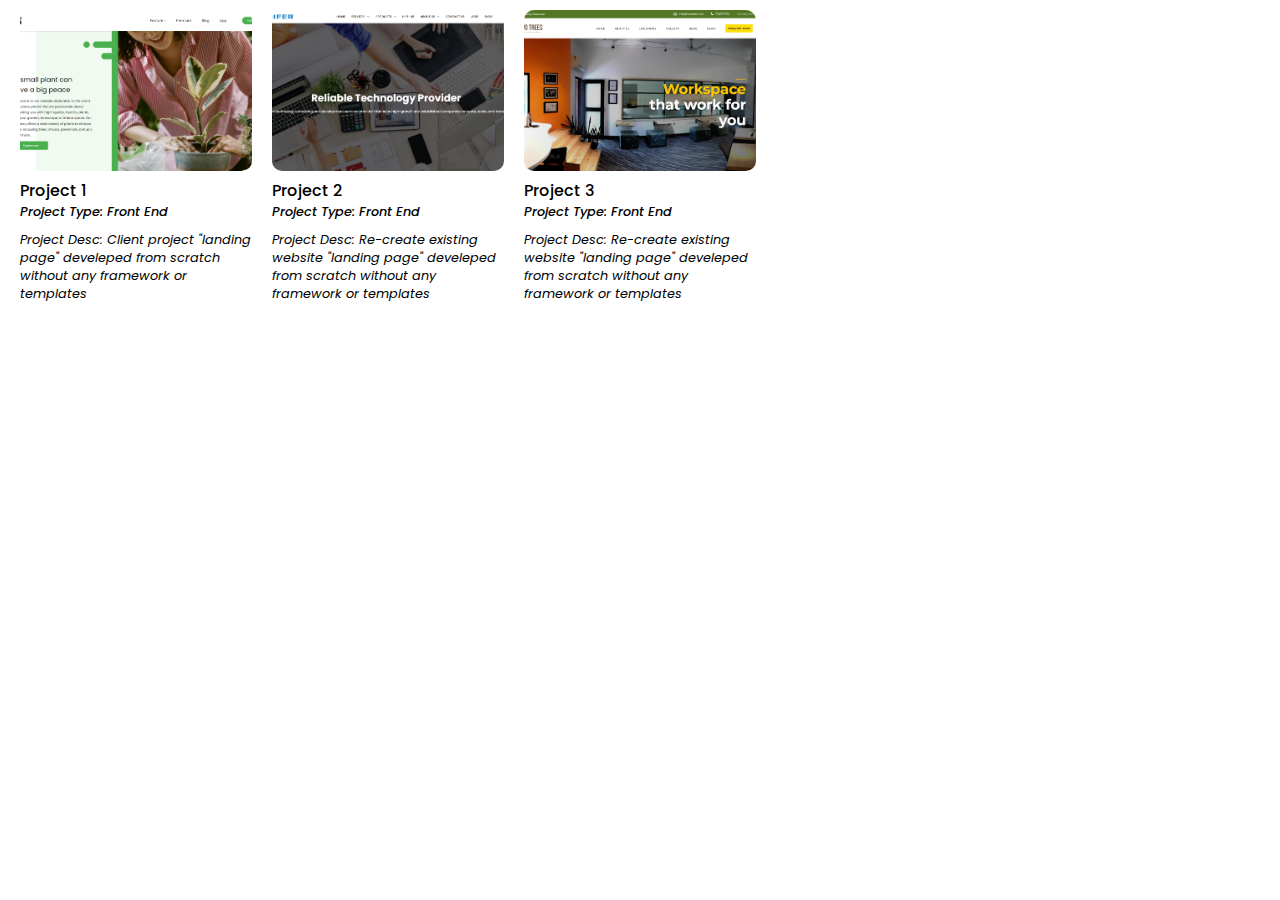
<file: index.html>
<!DOCTYPE html>
<html lang="en">
<head>
    <meta charset="UTF-8">
    <meta name="viewport" content="width=device-width, initial-scale=1.0">
    <title>Portfolio</title>
</head>
<style>
    @import url("https://fonts.googleapis.com/css2?family=Poppins:wght@200;300;400;500;600;700&display=swap");

    * {
        margin: 0;
        padding: 0;
        box-sizing: border-box;
    }

    body {
        font-family: "Poppins", sans-serif;
    }
    
    .overflow_hidden {
        overflow: hidden;
    }

    .scrollBar_hidden::-webkit-scrollbar {
        display: none;
    }

    .flex {
        display: flex;
    }

    .projects-tileView {
        display: flex;
        flex-direction: row;
        flex-wrap: wrap;
        padding-inline: 10px;
        user-select: none;
    }

    .project {
        width: 20%;
        padding: 10px;
        cursor: pointer;
    }

    .project .thumbnail {
        width: 100%;
    }

    .project .thumbnail img {
        width: 100%;
        aspect-ratio: 13 / 9;
        object-fit: cover;
        border-radius: 10px;
    }

    .project .name {
        font-size: 1rem;
        font-weight: 500;
    }

    .project .last-modified {
        font-style: italic;
        font-size: 0.8rem;
    }

    .project .last-modified.type {
        font-weight: 500;
        margin-bottom: 10px;
    }

    /* pop-up container */
    .popup_container {
        position: sticky;
        top: 0;
        right: 0;
        bottom: 0;
        left: 0;
        width: 100%;
        height: 100vh;
        overflow: hidden;
        background: rgba(0, 0, 0, 0.5);
    }

    .popup_content {
        position: absolute;
        top: 50%;
        left: 50%;
        transform: translate(-50%, -50%);
        min-width: 150px;
        width: calc(100vw - 15px);
        min-height: 150px;
        height: calc(100vh - 15px);
        background: #fff;
        border-radius: 10px;
        animation: fadein .3s linear;
        overflow: auto;
    }

    .onClose {
        animation: scroll-up .3s linear forwards;
    }

    @keyframes scroll-up {
        from {
            top: 50%;
        }
        to {
            top: -100%;
        }
    }

    @keyframes fadein {
        from {
            opacity: 0;
        }
        to {
            opacity: 1;
        }
    }

    .popup_content .header {
        position: sticky;
        top: 0;
        z-index: 9;
        background: inherit;
        justify-content: space-between;
        align-items: center;
        column-gap: 20px;
        padding: 15px;
        box-shadow: 0 2px 5px rgba(0, 0, 0, 0.2);
    }

    .header .title{
        font-size: 1.5rem;
        font-weight: 300;
    }

    .header .close{
        cursor: pointer;
        padding: 10px 17px;
        border-radius: 50%;
        font-weight: 600;
    }

    .header .close:hover {
        background: lightgray;
        color: #fff;
    }

    .popup_content .content {
        height: calc(100% - 75px);
        padding: 15px;
    }

    iframe {
        width: 100%;
        height: 100%;
        border: 0px solid black;
        box-shadow: 0 0px 5px 2px rgba(0, 0, 0, 0.2);
    }
</style>
<body>
    <div class="projects-tileView">
        <div class="project" data-projectUrl="./projects/Website/index.html" data-projectName="Website">
            <div class="thumbnail">
                <img src="assert/Website.png" alt="Thumbnail image" draggable="false">
            </div>
            <div class="name">Project 1</div>
            <div class="last-modified type">Project Type: Front End</div>
            <div class="last-modified">Project Desc: Client project "landing page" develeped from scratch without any framework or templates</div>
       </div>
       <div class="project" data-projectUrl="./projects/Carifer_task/index.html" data-projectName="Carifer_task">
            <div class="thumbnail">
                <img src="assert/Carifer_task.png" alt="Thumbnail image" draggable="false">
            </div>
            <div class="name">Project 2</div>
            <div class="last-modified type">Project Type: Front End</div>
            <div class="last-modified">Project Desc: Re-create existing website "landing page" develeped from scratch without any framework or templates</div>
        </div>
       <div class="project" data-projectUrl="./projects/Tow_trees/index.html" data-projectName="Two Trees">
            <div class="thumbnail">
                <img src="assert/Tow_trees.png" alt="Thumbnail image" draggable="false">
            </div>
            <div class="name">Project 3</div>
            <div class="last-modified type">Project Type: Front End</div>
            <div class="last-modified">Project Desc: Re-create existing website "landing page" develeped from scratch without any framework or templates</div>
        </div>
    </div>
    
    <script>
        function CreatePopup(title, content) {
            const elements = `<div class="popup_content scrollBar_hidden">
                                <div class="header flex">
                                    <div class="title">${title}</div>
                                    <div class="close">X</div>
                                </div>
                                <div class="content">
                                    ${content}
                                </div>
                            </div>`;
            
            let popup_Container = document.createElement('div');
            popup_Container.classList.add("popup_container");
            popup_Container.innerHTML = elements;

            function onClickClose() {
                popup_Container.querySelector(".popup_content").classList.add("onClose")
                setTimeout(()=>{
                    popup_Container.removeEventListener("click", onClickClose);
                    popup_Container.remove();
                    document.querySelector("body").classList.remove("overflow_hidden");
                }, 300)
            }

            // onclick remove the popup
            body.classList.add("overflow_hidden");
            popup_Container.querySelector(".close").addEventListener("click", onClickClose);

            return popup_Container;
        }

        const body = document.querySelector("body");

        document.querySelectorAll(".project").forEach(project => {
            project.addEventListener("click", function(){
                const projectUrl = this.getAttribute("data-projectUrl");
                const projectName = this.getAttribute("data-projectName");

                const projectPreview = document.createElement("iframe");
                projectPreview.src = projectUrl;

                const popup = CreatePopup(projectName, projectPreview.outerHTML);
                body.append(popup)
            })
        })
    </script>
</body>
</html>
</file>
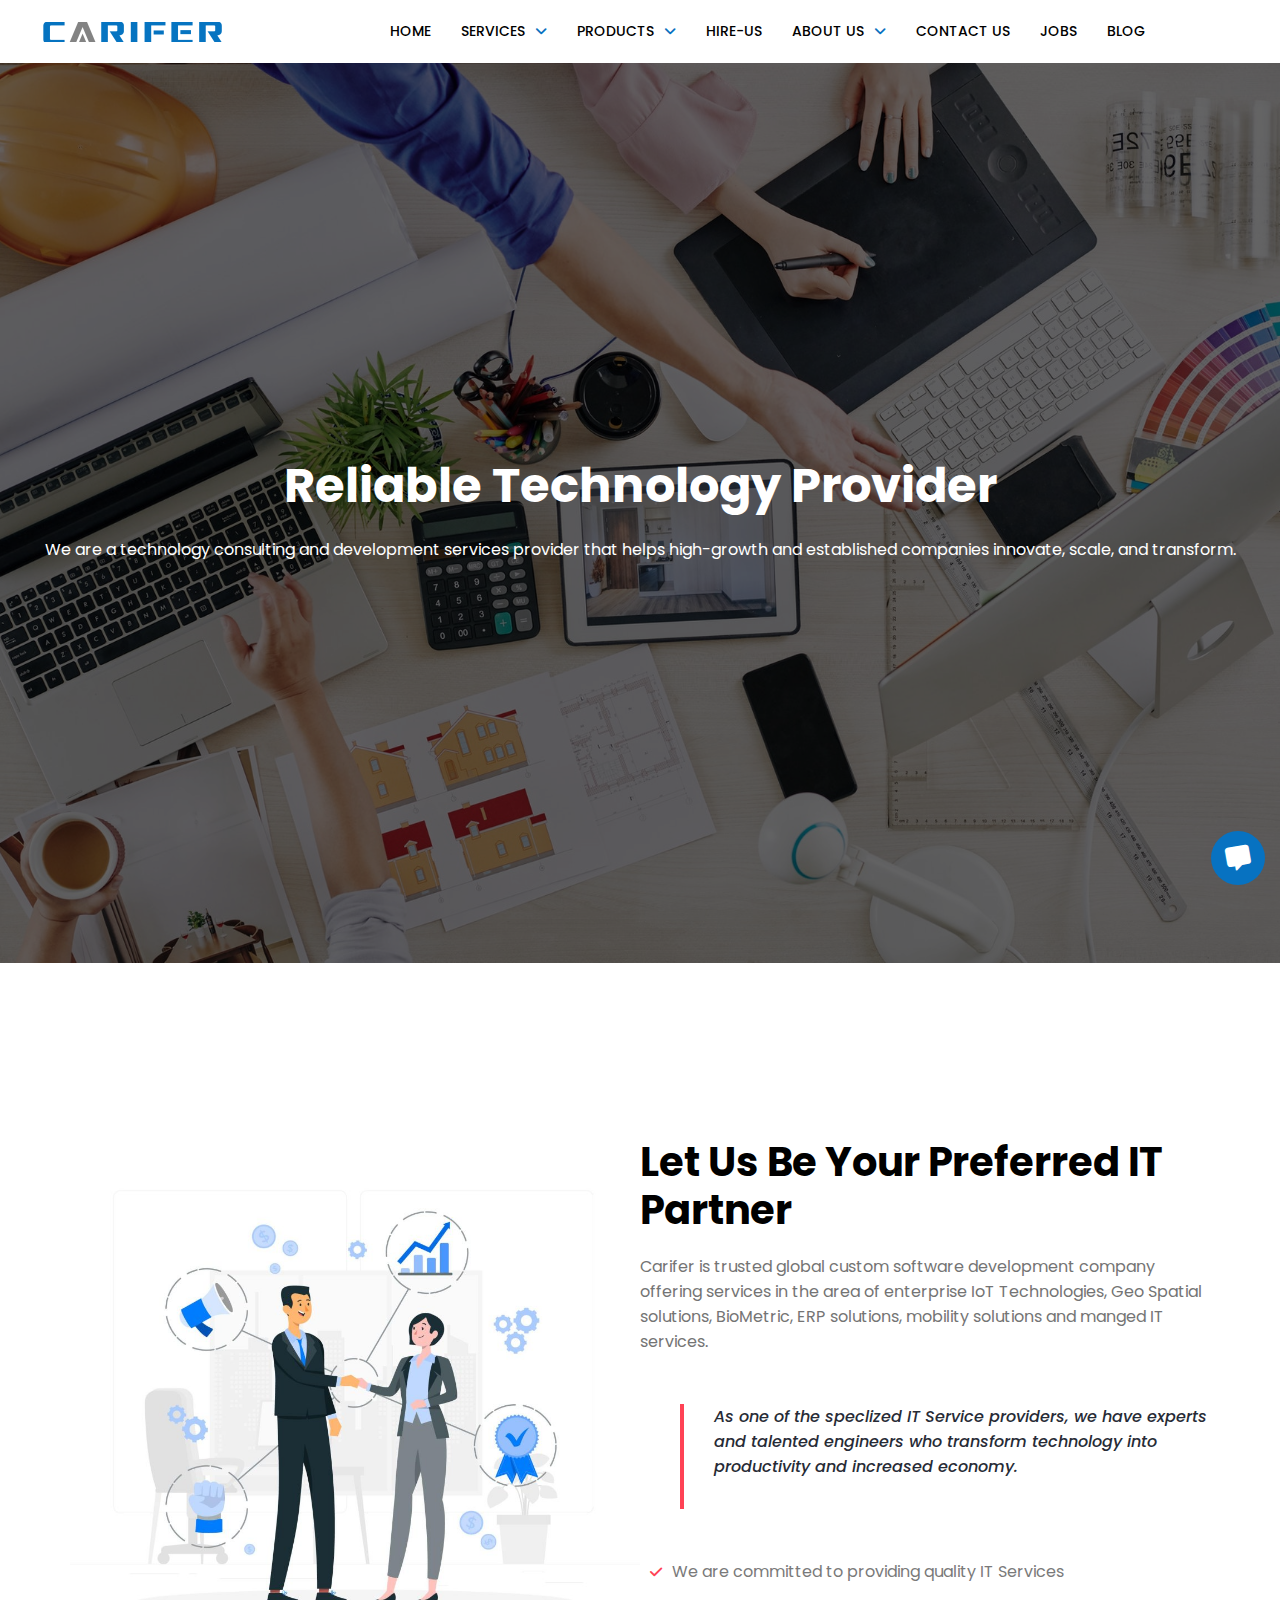
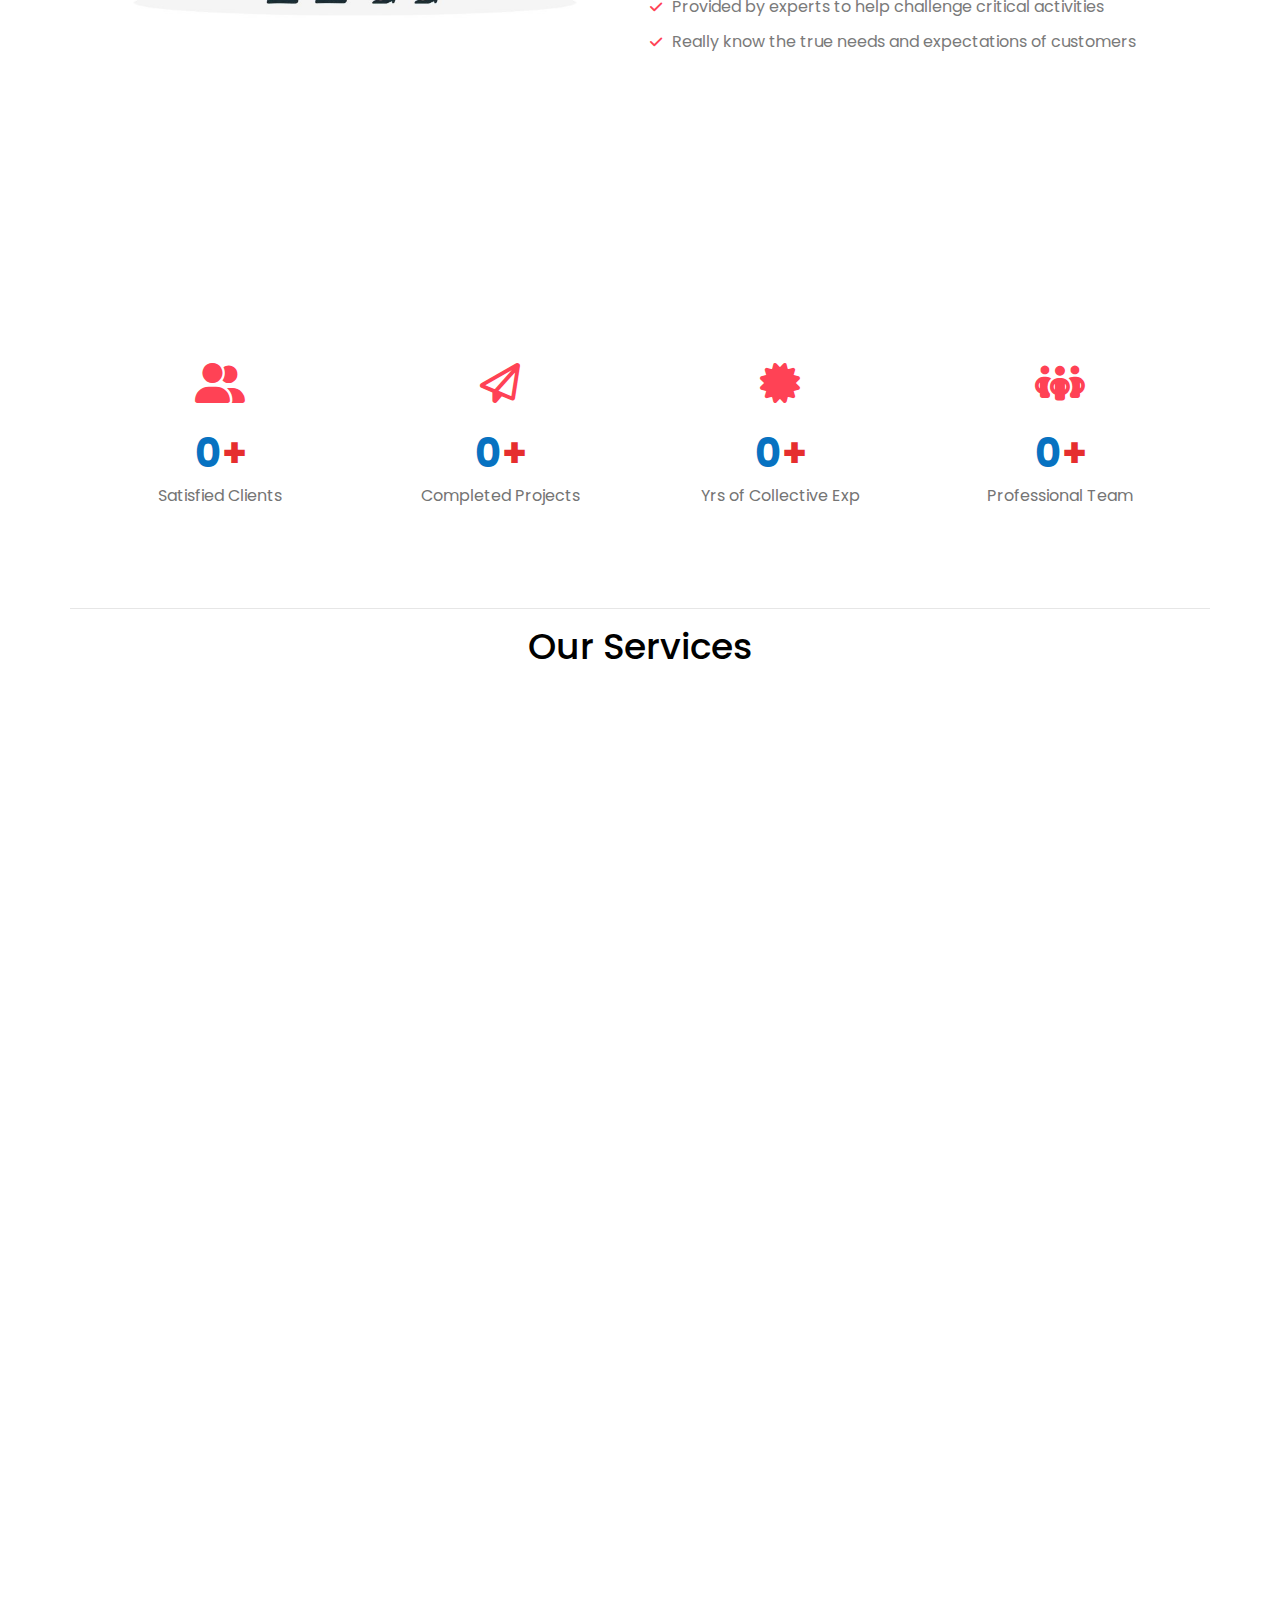
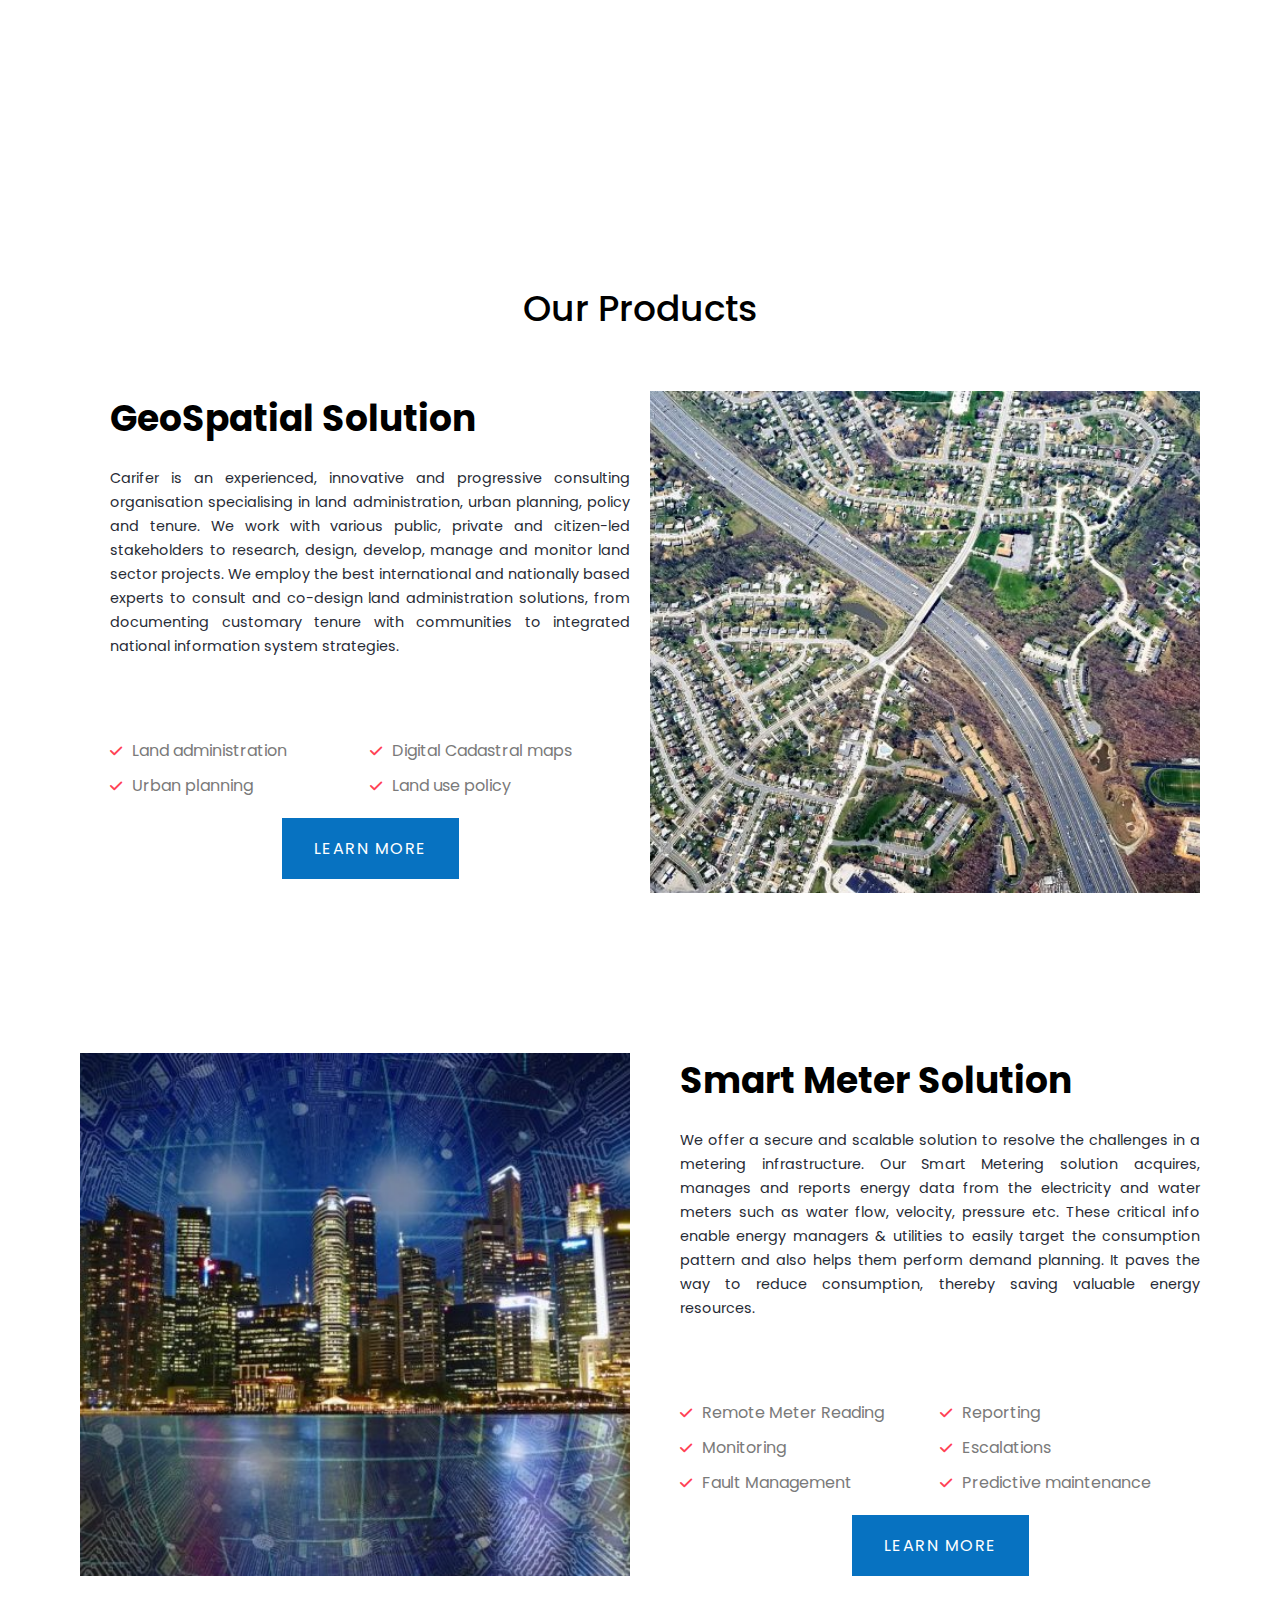
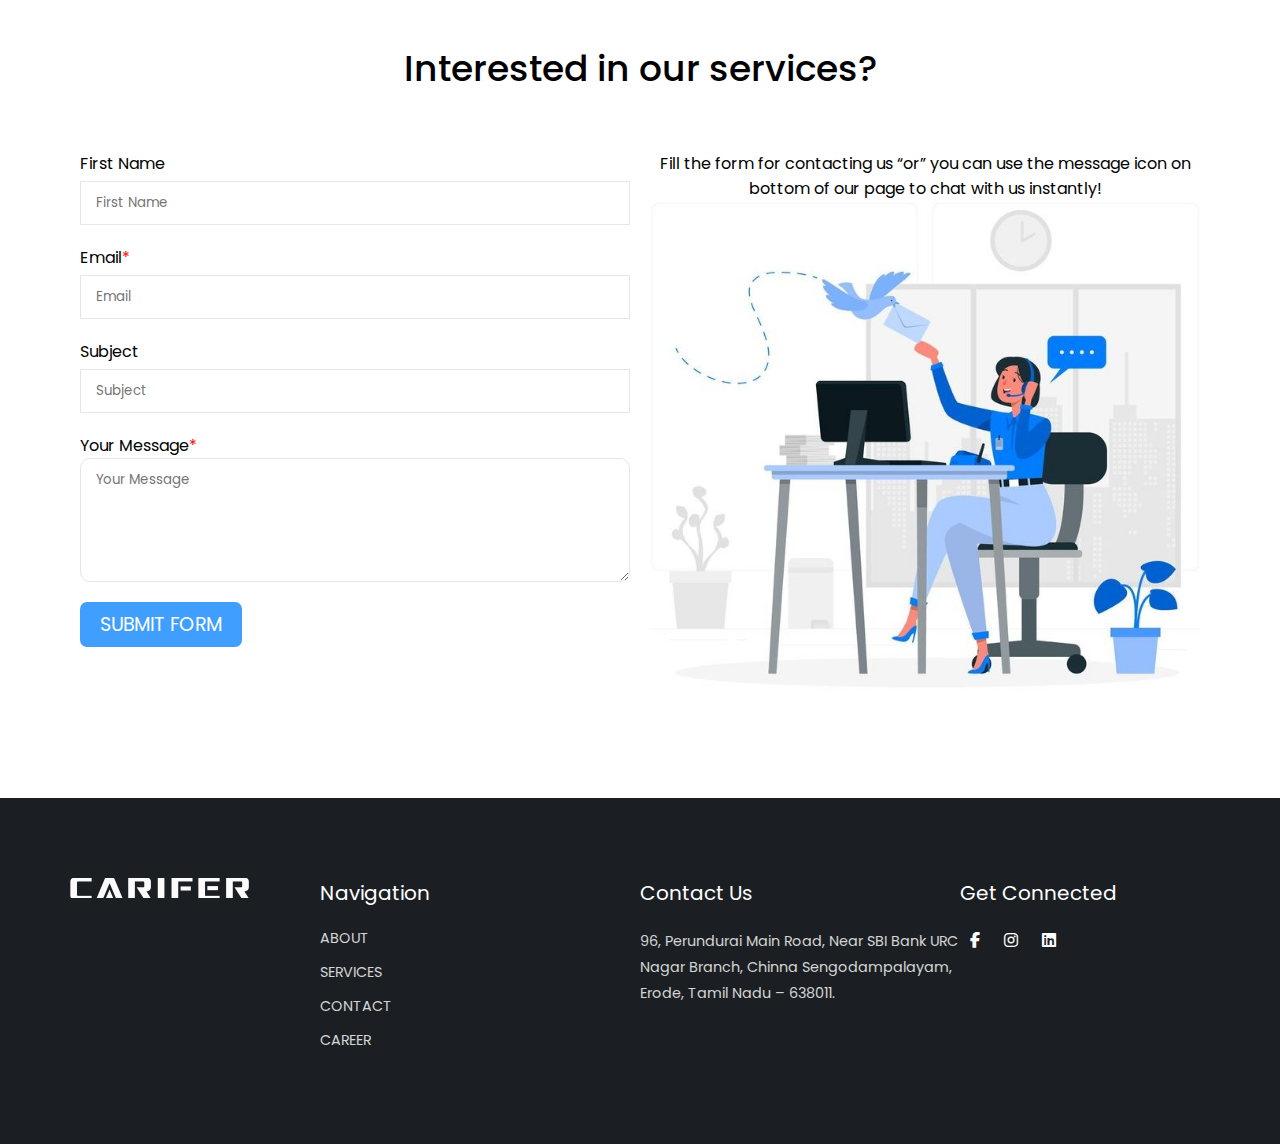
<file: projects/Carifer_task/index.html>
<!DOCTYPE html>
<html lang="en">
<head>
    <meta charset="UTF-8">
    <meta name="viewport" content="width=device-width, initial-scale=1.0">
    <title>Document</title>
    <link rel="stylesheet" href="css/main.css">
    <link rel="stylesheet" href="https://cdnjs.cloudflare.com/ajax/libs/font-awesome/6.5.2/css/all.min.css">
</head>
<body>
    <div class="main_wrapper">
        <div class="page_nav fullWidth flex">
            <div class="brand fullHeight flex flexAlignJustifyCenter">
                <a href="#" class="flex">
                    <img src="assert/logo.png" alt="Brand logo">
                </a>
            </div>
            <div class="navigation fullHeight flex flexAlignJustifyCenter">
                <i class="fa-solid fa-bars mobile_nav"></i>
                <div class="menu_bg_mob collapsed"></div>
                <div class="menu fullHeight flex collapsed">
                    <div class="mob_nav_title">
                        <div class="title_img">
                            <img src="assert/logo_3.png">
                        </div>
                        <button id="close_mob_nav">x</button>
                    </div>
                    <div class="item"><a class="fullHeight fullWidth" href="#">home</a></div>
                    <div class="item drop_down collapsed">
                        <a class="fullHeight fullWidth" href="#">services <i class="fa-solid fa-angle-down"></i></a>
                        <div class="drop_down_menu">
                            <div class="drop_down_item">consulting-services</div>
                            <div class="drop_down_item">software-development</div>
                            <div class="drop_down_item">qa-services</div>
                            <div class="drop_down_item">ui-ux</div>
                            <div class="drop_down_item">it-management</div>
                        </div>
                    </div>
                    <div class="item drop_down collapsed">
                        <a class="fullHeight fullWidth" href="#">products <i class="fa-solid fa-angle-down"></i></a>
                        <div class="drop_down_menu">
                            <div class="drop_down_item">smart-meter</div>
                            <div class="drop_down_item">geo-spatial</div>
                        </div>
                    </div>
                    <div class="item"><a class="fullHeight fullWidth" href="#">hire-us</a></div>
                    <div class="item drop_down collapsed">
                        <a class="fullHeight fullWidth" href="#">about us <i class="fa-solid fa-angle-down"></i></a>
                        <div class="drop_down_menu">
                            <div class="drop_down_item">about us</div>
                            <div class="drop_down_item">careers</div>
                            <div class="drop_down_item">internship</div>
                        </div>
                    </div>
                    <div class="item"><a class="fullHeight fullWidth" href="#">contact us</a></div>
                    <div class="item"><a class="fullHeight fullWidth" href="#">jobs</a></div>
                    <div class="item"><a class="fullHeight fullWidth" href="#">blog</a></div>
                </div>
            </div>
        </div>
        <div class="page_content">
            <div class="brand_info">
                <div class="background_slidShow">
                    <img src="assert/intro_bg_1.jpg" class="fullWidth fullHeight">
                </div>
                <div class="bg_overlay fullWidth fullHeight"></div>
                <div class="brand_desc fullWidth flex flexAlignJustifyCenter">
                    <div class="desc fullWidth">
                        <h1>Reliable Technology Provider</h1>
                        <p>We are a technology consulting and development services provider that helps high-growth and established companies innovate, scale, and transform.</p>
                    </div>
                </div>
            </div>
            <div class="pref_wrapper">
                <div class="pref_content">
                    <div class="img">
                        <img src="assert/pref_img.jpg" class="fullHeight fullWidth">
                    </div>
                    <div class="pref_desc">
                            <div class="content flex">
                                <h1>Let Us Be Your Preferred IT Partner</h1>
                                <p>Carifer is trusted global custom software development company offering services in the area of enterprise IoT Technologies, Geo Spatial solutions, BioMetric, ERP solutions, mobility solutions and manged IT services.</p>

                                <div class="note"><p>As one of the speclized IT Service providers, we have experts and talented engineers who transform technology into productivity and increased economy.</p></div>

                                <div class="list">
                                    <div class="list_item"><span><i aria-hidden="true" class="fas fa-check"></i></span><span>We are committed to providing quality IT Services</span></div>
                                    <div class="list_item"><span><i aria-hidden="true" class="fas fa-check"></i></span><span>Provided by experts to help challenge critical activities</span></div>
                                    <div class="list_item"><span><i aria-hidden="true" class="fas fa-check"></i></span><span>Really know the true needs and expectations of customers</span></div>
                                </div>
                            </div>
                    </div>
                </div>
            </div>
            <div class="populate_wrapper">
                <div class="populate_wrapper">
                    <div class="populate_content flex fullWidth">
                        <div class="populate flex fullWidth">
                            <div class="populate_item">
                                <i class="fa-solid fa-user-group"></i>
                                <div class="count_display"><span class="count" data-count="26">0</span><span class="more_than">+</span></div>
                                <div>Satisfied Clients</div>
                            </div>
                            <div class="populate_item">
                                <i class="fa-regular fa-paper-plane"></i>
                                <div class="count_display"><span class="count" data-count="84">0</span><span class="more_than">+</span></div>
                                <div>Completed Projects</div>
                            </div>
                            <div class="populate_item">
                                <i class="fa-solid fa-certificate"></i>
                                <div class="count_display"><span class="count" data-count="25">0</span><span class="more_than">+</span></div>
                                <div>Yrs of Collective Exp</div>
                            </div>
                            <div class="populate_item">
                                <i class="fa-solid fa-people-group"></i>
                                <div class="count_display"><span class="count" data-count="46">0</span><span class="more_than">+</span></div>
                                <div>Professional Team</div>
                            </div>
                        </div>
                    </div>
                </div>
            </div>
            <div class="our_services">
                <div class="title">
                    <h1>Our Services</h1>
                </div>
                <div class="services_wrapper flex">
                    <div class="services_content flex">
                        <div class="content_row flex">
                            <div class="services">
                                <div class="card_wrapper flex">
                                    <div class="card">
                                        <div class="card_img">
                                            <img src="assert/services_1.jpg" class="fullWidth fullHeight">
                                        </div>
                                        <div class="card_desc flex">
                                            <i class="fa-solid fa-chart-pie"></i>
                                            <div class="content">
                                                <h3>Consulting Services</h3>
                                                <div>Business & Technical</div>
                                            </div>
                                        </div>
                                        <div class="view_more">
                                            <div class="content flex">
                                                <a href="#">
                                                    <span>view more</span>
                                                    <i class="fa-solid fa-arrow-right-long"></i>
                                                </a>
                                            </div>
                                        </div>
                                    </div>
                                </div>
                            </div>
                            <div class="services">
                                <div class="card_wrapper flex">
                                    <div class="card">
                                        <div class="card_img">
                                            <img src="assert/services_2.jpg" class="fullWidth fullHeight">
                                        </div>
                                        <div class="card_desc flex">
                                            <i class="fa-brands fa-cloudflare"></i>
                                            <div class="content">
                                                <h3>Quality Assurance</h3>
                                                <div>Testing</div>
                                            </div>
                                        </div>
                                        <div class="view_more">
                                            <div class="content flex">
                                                <a href="#">
                                                    <span>view more</span>
                                                    <i class="fa-solid fa-arrow-right-long"></i>
                                                </a>
                                            </div>
                                        </div>
                                    </div>
                                </div>
                            </div>
                            <div class="services">
                                <div class="card_wrapper flex">
                                    <div class="card">
                                        <div class="card_img">
                                            <img src="assert/services_3.jpg" class="fullWidth fullHeight">
                                        </div>
                                        <div class="card_desc flex">
                                            <i class="fa-solid fa-computer"></i>
                                            <div class="content">
                                                <h3>Dedicated Team</h3>
                                                <div>Autonomous Expert Teams</div>
                                            </div>
                                        </div>
                                        <div class="view_more">
                                            <div class="content flex">
                                                <a href="#">
                                                    <span>view more</span>
                                                    <i class="fa-solid fa-arrow-right-long"></i>
                                                </a>
                                            </div>
                                        </div>
                                    </div>
                                </div>
                            </div>
                        </div>
                        <div class="content_row flex">
                            <div class="services">
                                <div class="card_wrapper flex">
                                    <div class="card">
                                        <div class="card_img">
                                            <img src="assert/services_4.jpg" class="fullWidth fullHeight">
                                        </div>
                                        <div class="card_desc flex">
                                            <i class="fa-brands fa-cloudflare"></i>
                                            <div class="content">
                                                <h3>UI / UX</h3>
                                                <div>Crafting User Experience</div>
                                            </div>
                                        </div>
                                        <div class="view_more">
                                            <div class="content flex">
                                                <a href="#">
                                                    <span>view more</span>
                                                    <i class="fa-solid fa-arrow-right-long"></i>
                                                </a>
                                            </div>
                                        </div>
                                    </div>
                                </div>
                            </div>
                            <div class="services">
                                <div class="card_wrapper flex">
                                    <div class="card">
                                        <div class="card_img">
                                            <img src="assert/services_5.jpg" class="fullWidth fullHeight">
                                        </div>
                                        <div class="card_desc flex">
                                            <i class="fa-solid fa-computer"></i>
                                            <div class="content">
                                                <h3>Software Development</h3>
                                                <div>Web and Mobile Apps</div>
                                            </div>
                                        </div>
                                        <div class="view_more">
                                            <div class="content flex">
                                                <a href="#">
                                                    <span>view more</span>
                                                    <i class="fa-solid fa-arrow-right-long"></i>
                                                </a>
                                            </div>
                                        </div>
                                    </div>
                                </div>
                            </div>
                            <div class="services">
                                <div class="card_wrapper flex">
                                    <div class="card">
                                        <div class="card_img">
                                            <img src="assert/services_6.jpg" class="fullWidth fullHeight">
                                        </div>
                                        <div class="card_desc flex">
                                            <i class="fa-solid fa-chart-pie"></i>
                                            <div class="content">
                                                <h3>IT Management</h3>
                                                <div>Manage your servers</div>
                                            </div>
                                        </div>
                                        <div class="view_more">
                                            <div class="content flex">
                                                <a href="#">
                                                    <span>view more</span>
                                                    <i class="fa-solid fa-arrow-right-long"></i>
                                                </a>
                                            </div>
                                        </div>
                                    </div>
                                </div>
                            </div>
                        </div>
                    </div>
                </div>
            </div>
            <div class="our_products">
                <div class="title" style="margin-block: 55px 45px;">
                    <h1>Our Products</h1>
                </div>
                <div class="products_wrapper flex">
                    <div class="products_content flex">
                        <div class="product_expl">
                            <h1>GeoSpatial Solution</h1>
                            <div class="note"><p>Carifer is an experienced, innovative and progressive consulting organisation specialising in land administration, urban planning, policy and tenure. We work with various public, private and citizen-led stakeholders to research, design, develop, manage and monitor land sector projects. We employ the best international and nationally based experts to consult and co-design land administration solutions, from documenting customary tenure with communities to integrated national information system strategies.</p></div>
                            <div class="list flex">
                                <div>
                                    <div class="list_item flex fullWidth"><span><i aria-hidden="true" class="fas fa-check"></i></span><span>Land administration</span></div>
                                    <div class="list_item flex fullWidth"><span><i aria-hidden="true" class="fas fa-check"></i></span><span>Urban planning</span></div>
                                </div>
                                <div>
                                    <div class="list_item flex fullWidth"><span><i aria-hidden="true" class="fas fa-check"></i></span><span>Digital Cadastral maps</span></div>
                                    <div class="list_item flex fullWidth"><span><i aria-hidden="true" class="fas fa-check"></i></span><span>Land use policy</span></div>
                                </div>
                            </div>
                            <div class="learn_more"><a href="#">Learn More</a></div>
                        </div>
                        <div class="product_img">
                            <img src="assert/product_1.jpg" class="fullWidth fullHeight">
                        </div>
                    </div>
                    <div class="products_content flex" style="margin-top: 140px;">
                        <div class="product_img">
                            <img src="assert/product_2.jpg" class="fullWidth fullHeight">
                        </div>
                        <div class="product_expl">
                            <h1>Smart Meter Solution</h1>
                            <div class="note"><p>We offer a secure and scalable solution to resolve the challenges in a metering infrastructure. Our Smart Metering solution acquires, manages and reports energy data from the electricity and water meters such as water flow, velocity, pressure etc. These critical info enable energy managers & utilities to easily target the consumption pattern and also helps them perform demand planning. It paves the way to reduce consumption, thereby saving valuable energy resources.</p></div>
                            <div class="list flex">
                                <div>
                                    <div class="list_item flex fullWidth"><span><i aria-hidden="true" class="fas fa-check"></i></span><span>Remote Meter Reading</span></div>
                                    <div class="list_item flex fullWidth"><span><i aria-hidden="true" class="fas fa-check"></i></span><span>Monitoring</span></div>
                                    <div class="list_item flex fullWidth"><span><i aria-hidden="true" class="fas fa-check"></i></span><span>Fault Management</span></div>
                                </div>
                                <div>
                                    <div class="list_item flex fullWidth"><span><i aria-hidden="true" class="fas fa-check"></i></span><span>Reporting</span></div>
                                    <div class="list_item flex fullWidth"><span><i aria-hidden="true" class="fas fa-check"></i></span><span>Escalations</span></div>
                                    <div class="list_item flex fullWidth"><span><i aria-hidden="true" class="fas fa-check"></i></span><span>Predictive maintenance</span></div>
                                </div>
                            </div>
                            <div class="learn_more"><a href="#">Learn More</a></div>
                        </div>
                    </div>
                </div>
            </div>
            <div class="your_intrest">
                <div class="title" style="margin-block: 55px 45px;">
                    <h1>Interested in our services?</h1>
                </div>
                <div class="intrest_wrapper flex">
                    <div class="intrest_content flex fullWidth">
                        <div class="intrest_form">
                            <div class="inputBox fullWidth flex">
                                <label for="">First Name</label>
                                <input type="text" placeholder="First Name">
                            </div>
                            <div class="inputBox fullWidth flex">
                                <label for="">Email<span class="required">*</span></label>
                                <input type="text" placeholder="Email">
                            </div>
                            <div class="inputBox fullWidth flex">
                                <label for="">Subject</label>
                                <input type="text" placeholder="Subject">
                            </div>
                            <div class="textArea fullWidth flex">
                                <label for="">Your Message<span class="required">*</span></label>
                                <textarea placeholder="Your Message" rows="5"></textarea>
                            </div>
                            <div class="btns">
                                <button class="btn">submit form</button>
                            </div>
                        </div>
                        <div class="intrest_img">
                            <p style="text-align: center;">Fill the form for contacting us “or” you can use the message icon on bottom of our page to chat with us instantly!</p>
                            <img src="assert/your_intrest.jpg" class="fullWidth">
                        </div>
                    </div>
                </div>
            </div>
            <div class="footer flex">
                <div class="footer_item">
                    <div class="logo">
                        <img src="assert/logo_2.png">
                    </div>
                </div>
                <div class="footer_item">
                    <div class="navigation">
                        <div class="title">Navigation</div>
                        <div class="nav_link">about</div>
                        <div class="nav_link">services</div>
                        <div class="nav_link">contact</div>
                        <div class="nav_link">career</div>
                    </div>
                </div>
                <div class="footer_item">
                    <div class="adderss">
                        <div class="title">Contact Us</div>
                        <p>96, Perundurai Main Road, Near SBI Bank URC Nagar Branch, Chinna Sengodampalayam, Erode, Tamil Nadu – 638011.</p>
                    </div>
                </div>
                <div class="footer_item">
                    <div class="social_media">
                        <div class="title">get connected</div>
                        <a href="#" class="media"><i class="fa-brands fa-facebook-f"></i></a>
                        <a href="#" class="media"><i class="fa-brands fa-instagram"></i></a>
                        <a href="#" class="media"><i class="fa-brands fa-linkedin"></i></a>
                    </div>
                </div>
            </div>
            <div class="company_chat"><i class="fa-solid fa-message"></i></div>
        </div>
    </div>
    <script src="js/main.js"></script>
</body>
</html>
</file>
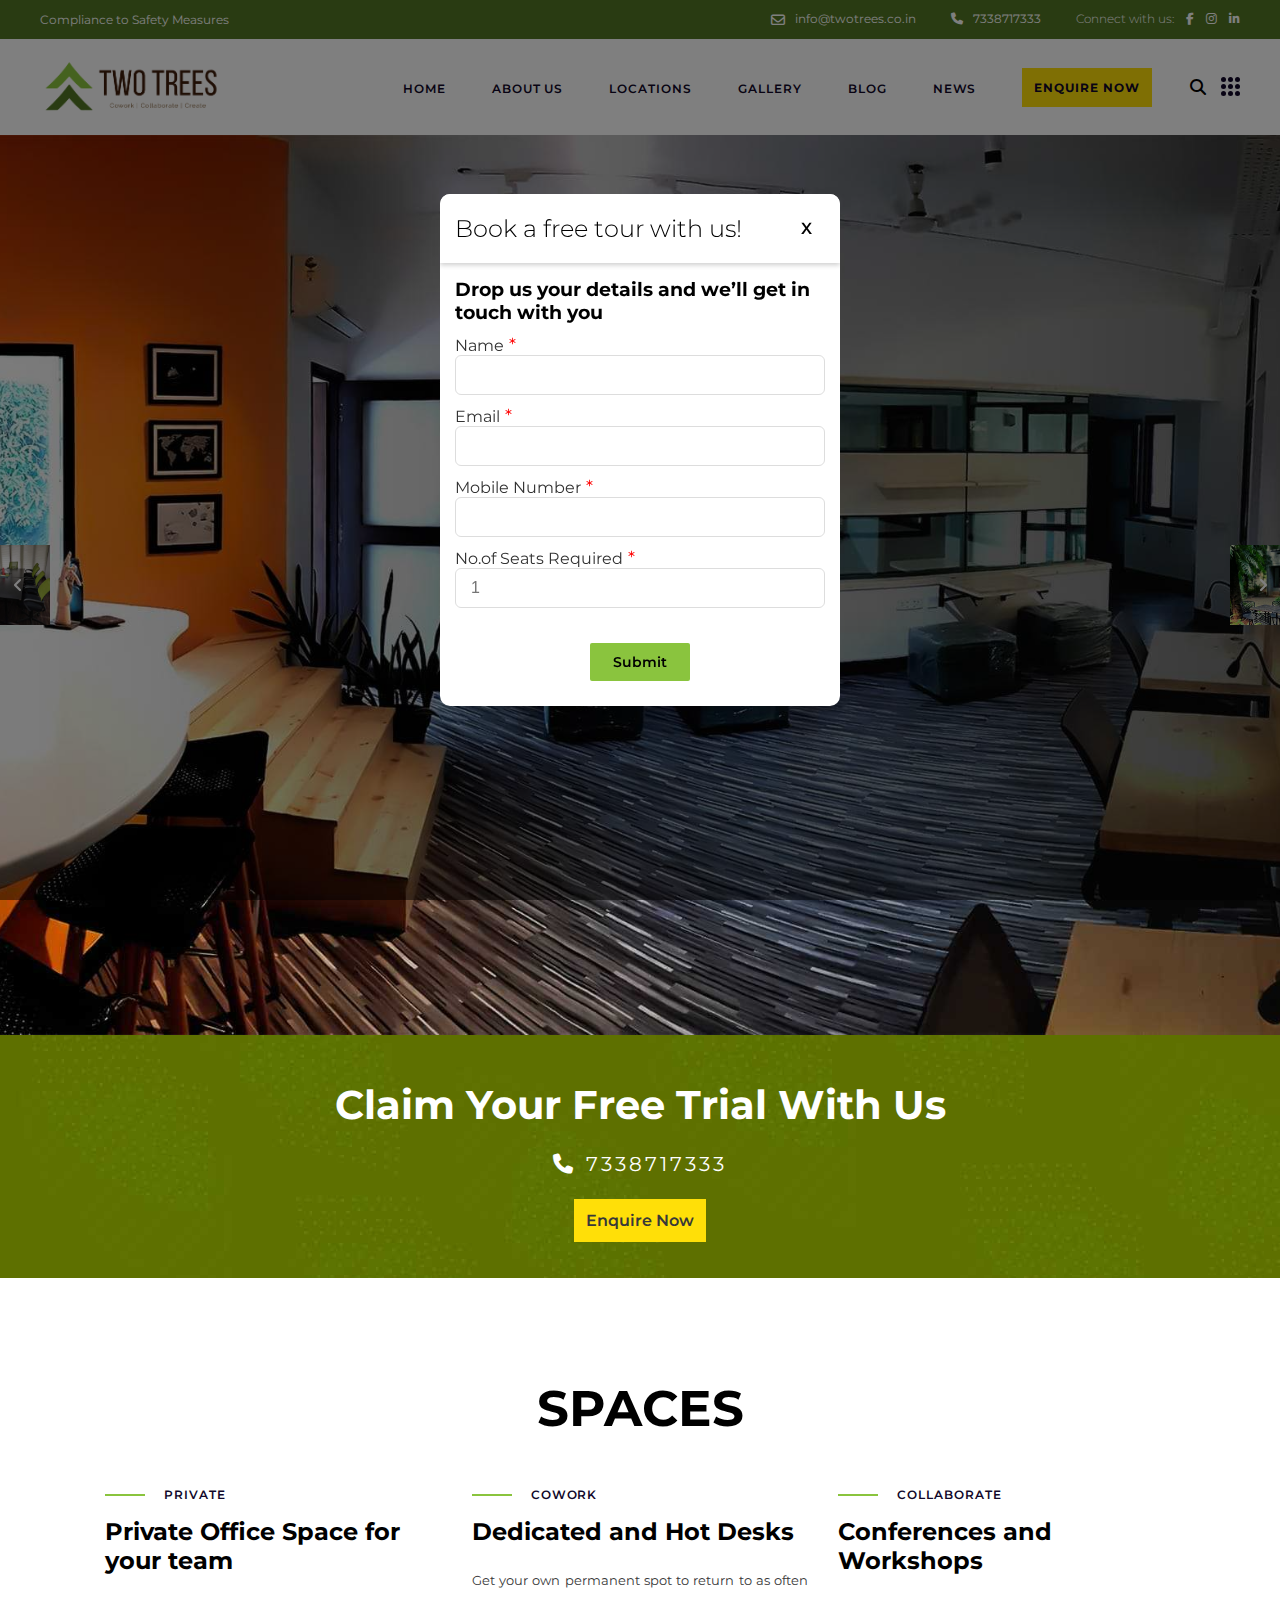
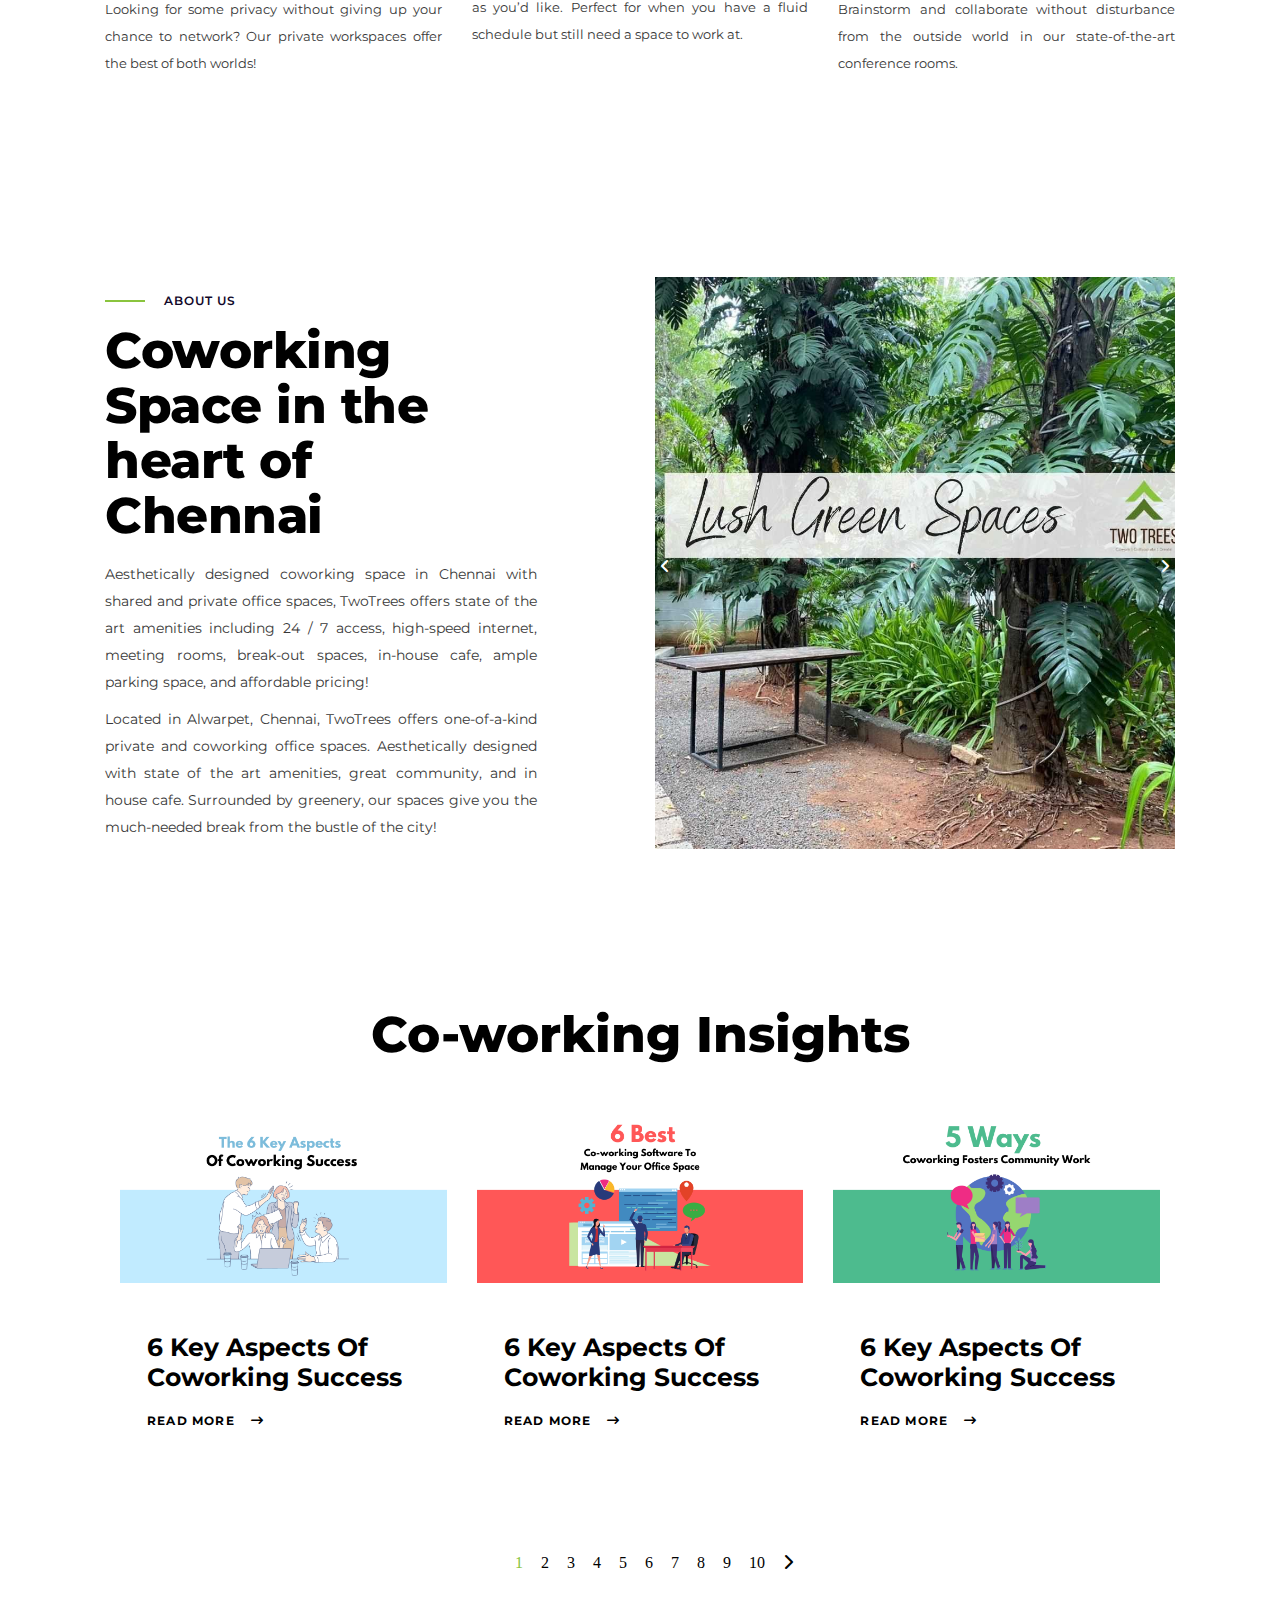
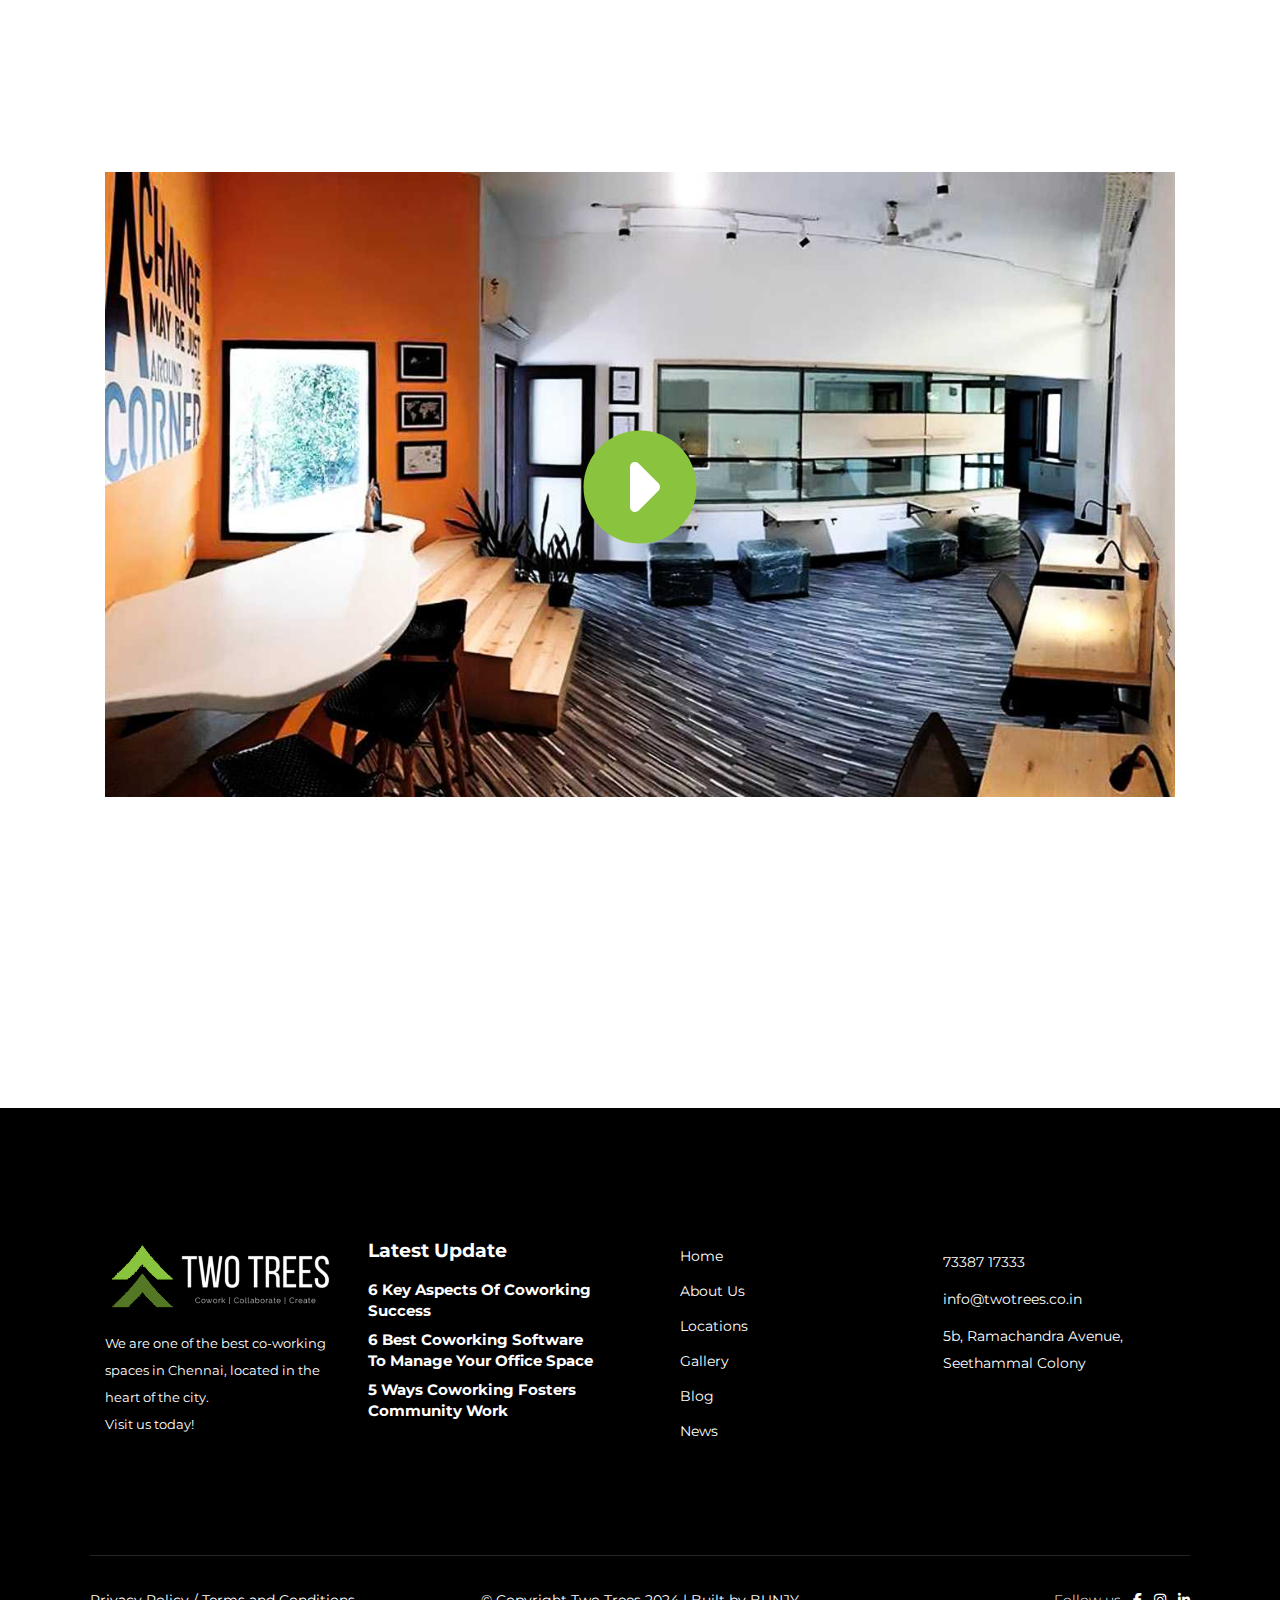
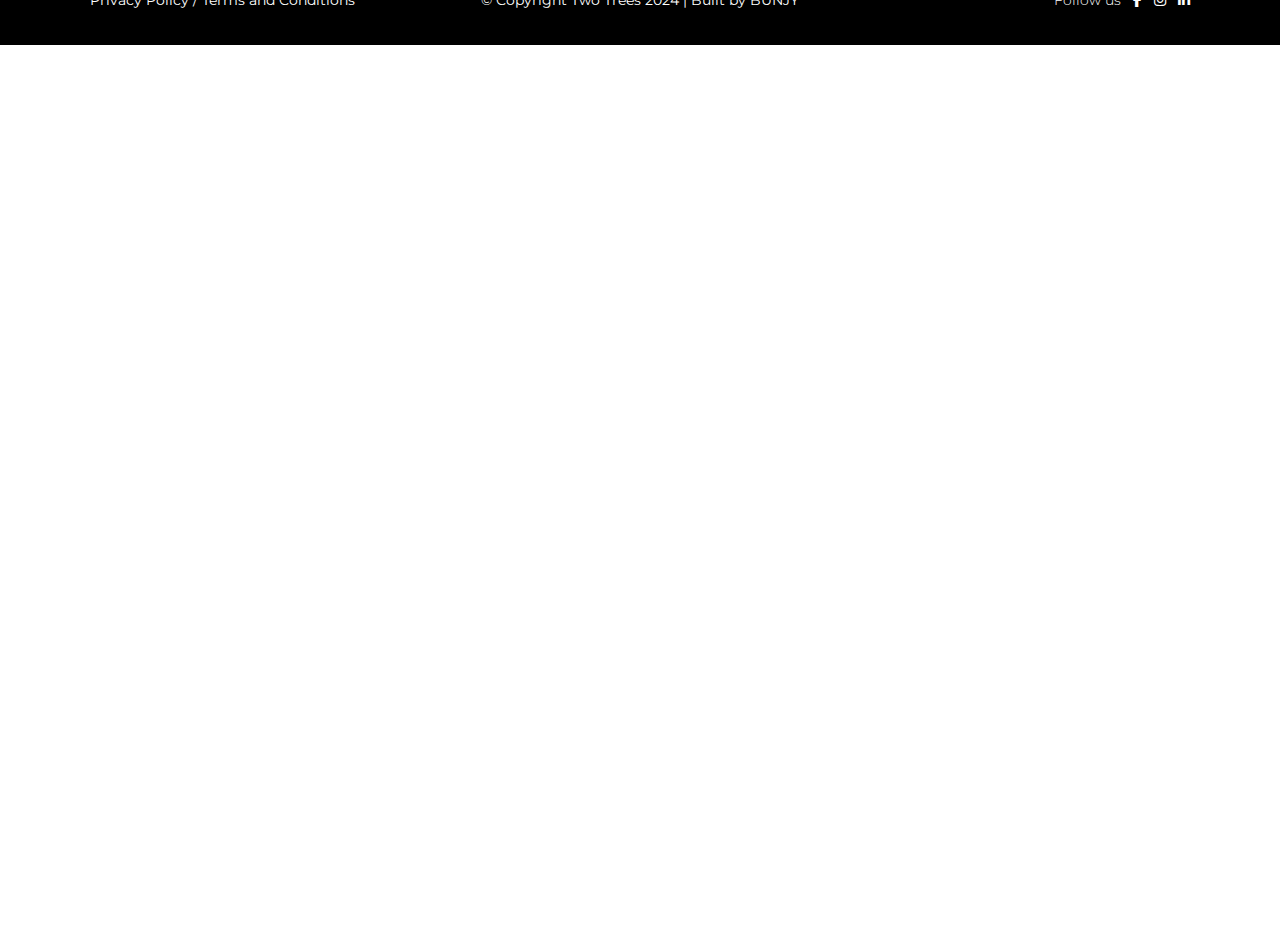
<file: projects/Tow_trees/index.html>
<!DOCTYPE html>
<html lang="en">
<head>
    <meta charset="UTF-8">
    <meta name="viewport" content="width=device-width, initial-scale=1.0">
    <link rel="stylesheet" href="./css/main.css">
    <link rel="icon" href="./asserts/tab_TT_icon.png" type="image/x-icon">
    <link rel="stylesheet" href="https://cdnjs.cloudflare.com/ajax/libs/font-awesome/6.6.0/css/all.min.css">
    <title>Coworking space in Chennai | TwoTrees Workspaces</title>
</head>
<body>
    <div class="main_wrapper">
        <div class="main_page_nav">
            <div class="contact_bar flex">
                <div class="left_container">Compliance to Safety Measures</div>
                <div class="right_container flex">
                    <a class="mail flex"  href="mailto:info@twotrees.co.in"><i class="fa-regular fa-envelope"></i><span>info@twotrees.co.in</span></a>
                    <a class="ph_contact flex"  href="tel:+917338717333"><i class="fa-solid fa-phone"></i><span>7338717333</span></a>
                    <div class="social_media flex">
                        <span>Connect with us:</span>
                        <a href="#"><i class="fa-brands fa-facebook-f"></i></a>
                        <a href="#"><i class="fa-brands fa-instagram"></i></a>
                        <a href="#"><i class="fa-brands fa-linkedin-in"></i></a>
                    </div>
                </div>
            </div>
            <div class="app_navigation flex">
                <div class="brand">
                    <a href="#"><img src="asserts/TT_logo.png" alt="Brand logo"></a>
                </div>
                <div class="navigations flex">
                    <div class="page_nav flex">
                        <div class="pages"><a href="#">HOME</a></div>
                        <div class="pages"><a href="#">ABOUT US</a></div>
                        <div class="pages"><a href="#">LOCATIONS</a></div>
                        <div class="pages"><a href="#">GALLERY</a></div>
                        <div class="pages"><a href="#">BLOG</a></div>
                        <div class="pages"><a href="#">NEWS</a></div>
                        <div class="pages"><a href="#"><div class="popup_trigger">ENQUIRE NOW</div></a></div>
                    </div>
                    <a href="#" class="search"><i class="fa-solid fa-magnifying-glass"></i></a>
                    <a href="#">
                        <div class="menu_btn flex">
                            <div class="dot"></div>
                            <div class="dot"></div>
                            <div class="dot"></div>
                            <div class="dot"></div>
                            <div class="dot"></div>
                            <div class="dot"></div>
                            <div class="dot"></div>
                            <div class="dot"></div>
                            <div class="dot"></div>
                        </div>
                    </a>
                </div>
            </div>
        </div>
        <div class="slide_show">
            <span class="prevImg">
                <img src="./asserts/slide_show_3.jpg">
                <div class="arrow">
                    <i class="fa-solid fa-angle-left"></i>
                </div>
            </span>
            <img src="./asserts/slide_show_1.jpg" data-imgindex="1">
            <span class="overlayText" data-textindex="1"><span>Workspace</span> that work for you</span>
            <span class="nextImg">
                <img src="./asserts/slide_show_2.jpg">
                <div class="arrow">
                    <i class="fa-solid fa-angle-right"></i>
                </div>
            </span>
        </div>
        <div class="free_tour_wrapper">
            <div class="free_tour_content">
                <h1>Claim Your Free Trial With Us</h1>
                <div class="contact">
                    <a class="ph_contact flex" href="#"><i class="fa-solid fa-phone"></i><span>7338717333</span></a>
                </div>
                <div class="popup_trigger">Enquire Now</div>
            </div>
        </div>
        <div class="brand_desc">
            <div class="spaces">
                <h1 class="heading">SPACES</h1>
                <div class="details_wrapper flex">
                    <div class="details">
                        <div class="detailsHeader">
                            <div class="line"></div>
                            <div class="title">Private</div>
                        </div>
                        <h2>Private Office Space for your team</h2>
                        <p>Looking for some privacy without giving up your chance to network? Our private workspaces offer the best of both worlds!</p>
                    </div>
                    <div class="details">
                        <div class="detailsHeader">
                            <div class="line"></div>
                            <div class="title">Cowork</div>
                        </div>
                        <h2>Dedicated and Hot Desks</h2>
                        <p>Get your own permanent spot to return to as often as you’d like. Perfect for when you have a fluid schedule but still need a space to work at.</p>
                    </div>
                    <div class="details">
                        <div class="detailsHeader">
                            <div class="line"></div>
                            <div class="title">Collaborate</div>
                        </div>
                        <h2>Conferences and Workshops</h2>
                        <p>Brainstorm and collaborate without disturbance from the outside world in our state-of-the-art conference rooms.</p>
                    </div>
                </div>
            </div>
            <div class="about_us flex">
                <div class="desc">
                    <div class="detailsHeader">
                        <div class="line"></div>
                        <div class="title">About Us</div>
                    </div>
                    <h1>Coworking Space in the heart of Chennai</h1>
                    <p>Aesthetically designed coworking space in Chennai with shared and private office spaces, TwoTrees offers state of the art amenities including 24 / 7 access, high-speed internet, meeting rooms, break-out spaces, in-house cafe, ample parking space, and affordable pricing!</p>
                    <p>Located in Alwarpet, Chennai, TwoTrees offers one-of-a-kind private and coworking office spaces. Aesthetically designed with state of the art amenities, great community, and in house cafe. Surrounded by greenery, our spaces give you the much-needed break from the bustle of the city!</p>
                </div>
                <div class="slideshow_wrapper flex">
                    <div class="slideshow_content flex">
                        <div class="slideshow_images flex">
                            <span class="prev">
                                <i class="fa-solid fa-angle-left"></i>
                            </span>
                            <img src="./asserts/about_us1.jpg" data-slideshowindex="1"> 
                            <img src="./asserts/about_us1.jpg" data-slideshowindex="1"> 
                            <span class="next">
                                <i class="fa-solid fa-angle-right"></i>
                            </span>
                        </div>
                    </div>
                </div>
            </div>
            <div class="co_working_insights_wrapper">
                <div class="co_working_insights_content">
                    <h2>Co-working Insights</h2>
                    <div class="card_container flex">
                        <div class="card_wrapper">
                            <div class="card_content">
                                <div class="card_head">
                                    <img src="./asserts/card-1.png">
                                </div>
                                <div class="content">
                                    <div class="content_title">
                                        <h2>6 Key Aspects Of Coworking Success</h2>
                                    </div>
                                    <div class="readMore">
                                        <span>READ MORE</span>
                                        <i class="fa-solid fa-arrow-right-long"></i>
                                    </div>
                                </div>
                            </div>
                        </div>
                        <div class="card_wrapper">
                            <div class="card_content">
                                <div class="card_head">
                                    <img src="./asserts/card-2.png">
                                </div>
                                <div class="content">
                                    <div class="content_title">
                                        <h2>6 Key Aspects Of Coworking Success</h2>
                                    </div>
                                    <div class="readMore">
                                        <span>READ MORE</span>
                                        <i class="fa-solid fa-arrow-right-long"></i>
                                    </div>
                                </div>
                            </div>
                        </div>
                        <div class="card_wrapper">
                            <div class="card_content">
                                <div class="card_head">
                                    <img src="./asserts/card-3.png">
                                </div>
                                <div class="content">
                                    <div class="content_title">
                                        <h2>6 Key Aspects Of Coworking Success</h2>
                                    </div>
                                    <div class="readMore">
                                        <span>READ MORE</span>
                                        <i class="fa-solid fa-arrow-right-long"></i>
                                    </div>
                                </div>
                            </div>
                        </div>
                    </div>
                    <div class="card_pagnitation flex">
                        <span class="prev" style="opacity: 0; pointer-events: none;"><i class="fa-solid fa-chevron-left"></i></span>
                        <span class="active" data-curentPage="1">1</span>
                        <span data-curentPage="4">2</span>
                        <span data-curentPage="7">3</span>
                        <span data-curentPage="10">4</span>
                        <span data-curentPage="13">5</span>
                        <span data-curentPage="16">6</span>
                        <span data-curentPage="19">7</span>
                        <span data-curentPage="22">8</span>
                        <span data-curentPage="25">9</span>
                        <span data-curentPage="28">10</span>
                        <span class="next"><i class="fa-solid fa-chevron-right"></i></span>
                    </div>
                </div>
            </div>
            <div class="videos">
                <div class="main_video">
                    <img src="./asserts/two-tree-working-place.jpg">
                    <div class="video_play">
                        <div class="playBtn"></div>
                        <i class="fa-solid fa-caret-right"></i>
                    </div>
                </div>
                <div class="video_stack flex">
                    <div class="video_wrapper">
                        <div class="video">
                            <iframe src="https://www.youtube.com/embed/9GVlqerouUs?feature=oembed"></iframe>
                        </div>
                    </div>
                    <div class="video_wrapper">
                        <div class="video">
                            <iframe src="https://www.youtube.com/embed/G4ZBM_L2B2s?feature=oembed"></iframe>
                        </div>
                    </div>
                    <div class="video_wrapper">
                        <div class="video">
                            <iframe src="https://www.youtube.com/embed/MKfV_nP6d3U?feature=oembed"></iframe>
                        </div>
                    </div>
                    <div class="video_wrapper">
                        <div class="video">
                            <iframe src="https://www.youtube.com/embed/mEShDlelpsg?feature=oembed"></iframe>
                        </div>
                    </div>
                </div>
            </div>
        </div>
        <div class="footer">
            <div class="top_footer_wrapper">
                <div class="top_footer flex">
                    <div class="top_footer_content">
                        <img src="./asserts/TT_logo_dark_bg.png">
                        <p>We are one of the best co-working spaces in Chennai, located in the heart of the city.<br>Visit us today!</p>
                    </div>
                    <div class="top_footer_content">
                        <h2>Latest Update</h2>
                        <div class="articles">
                            <a href="">6 Key Aspects Of Coworking Success</a>
                            <a href="">6 Best Coworking Software To Manage Your Office Space</a>
                            <a href="">5 Ways Coworking Fosters Community Work</a>
                        </div>
                    </div>
                    <div class="top_footer_content nav">
                        <a href="">Home</a>
                        <a href="">About Us</a>
                        <a href="">Locations</a>
                        <a href="">Gallery</a>
                        <a href="">Blog</a>
                        <a href="">News</a>
                    </div>
                    <div class="top_footer_content">
                        <div class="contact">
                            <p><a href="tel:+917338717333">73387 17333</a></p>
                            <p><a href="mailto:info@twotrees.co.in">info@twotrees.co.in</a></p>
                            <p><a href="https://goo.gl/maps/JXvQgg1kahjq53Ev9" target="_blank">5b, Ramachandra Avenue,<br>Seethammal Colony</a></p>
                        </div>
                    </div>
                </div>
            </div>
            <div class="bottom_footer_wrapper">
                <div class="bottom_footer flex">
                    <div class="bottom_footer_content" style="padding-left: 0;">Privacy Policy / Terms and Conditions</div>
                    <div class="bottom_footer_content" style="text-align: center;">© Copyright Two Trees 2024 | Built by BUNJY</div>
                    <div class="bottom_footer_content" style="padding-right: 0;">
                        <div class="social_media flex" style="justify-content: right; line-height: inherit;">
                            <span>Follow us</span>
                            <a href="#"><i class="fa-brands fa-facebook-f"></i></a>
                            <a href="#"><i class="fa-brands fa-instagram"></i></a>
                            <a href="#"><i class="fa-brands fa-linkedin-in"></i></a>
                        </div>
                    </div>
                </div>
            </div>
        </div>
    </div>
    <script src="./js/main.js"></script>
</body>
</html>
</file>
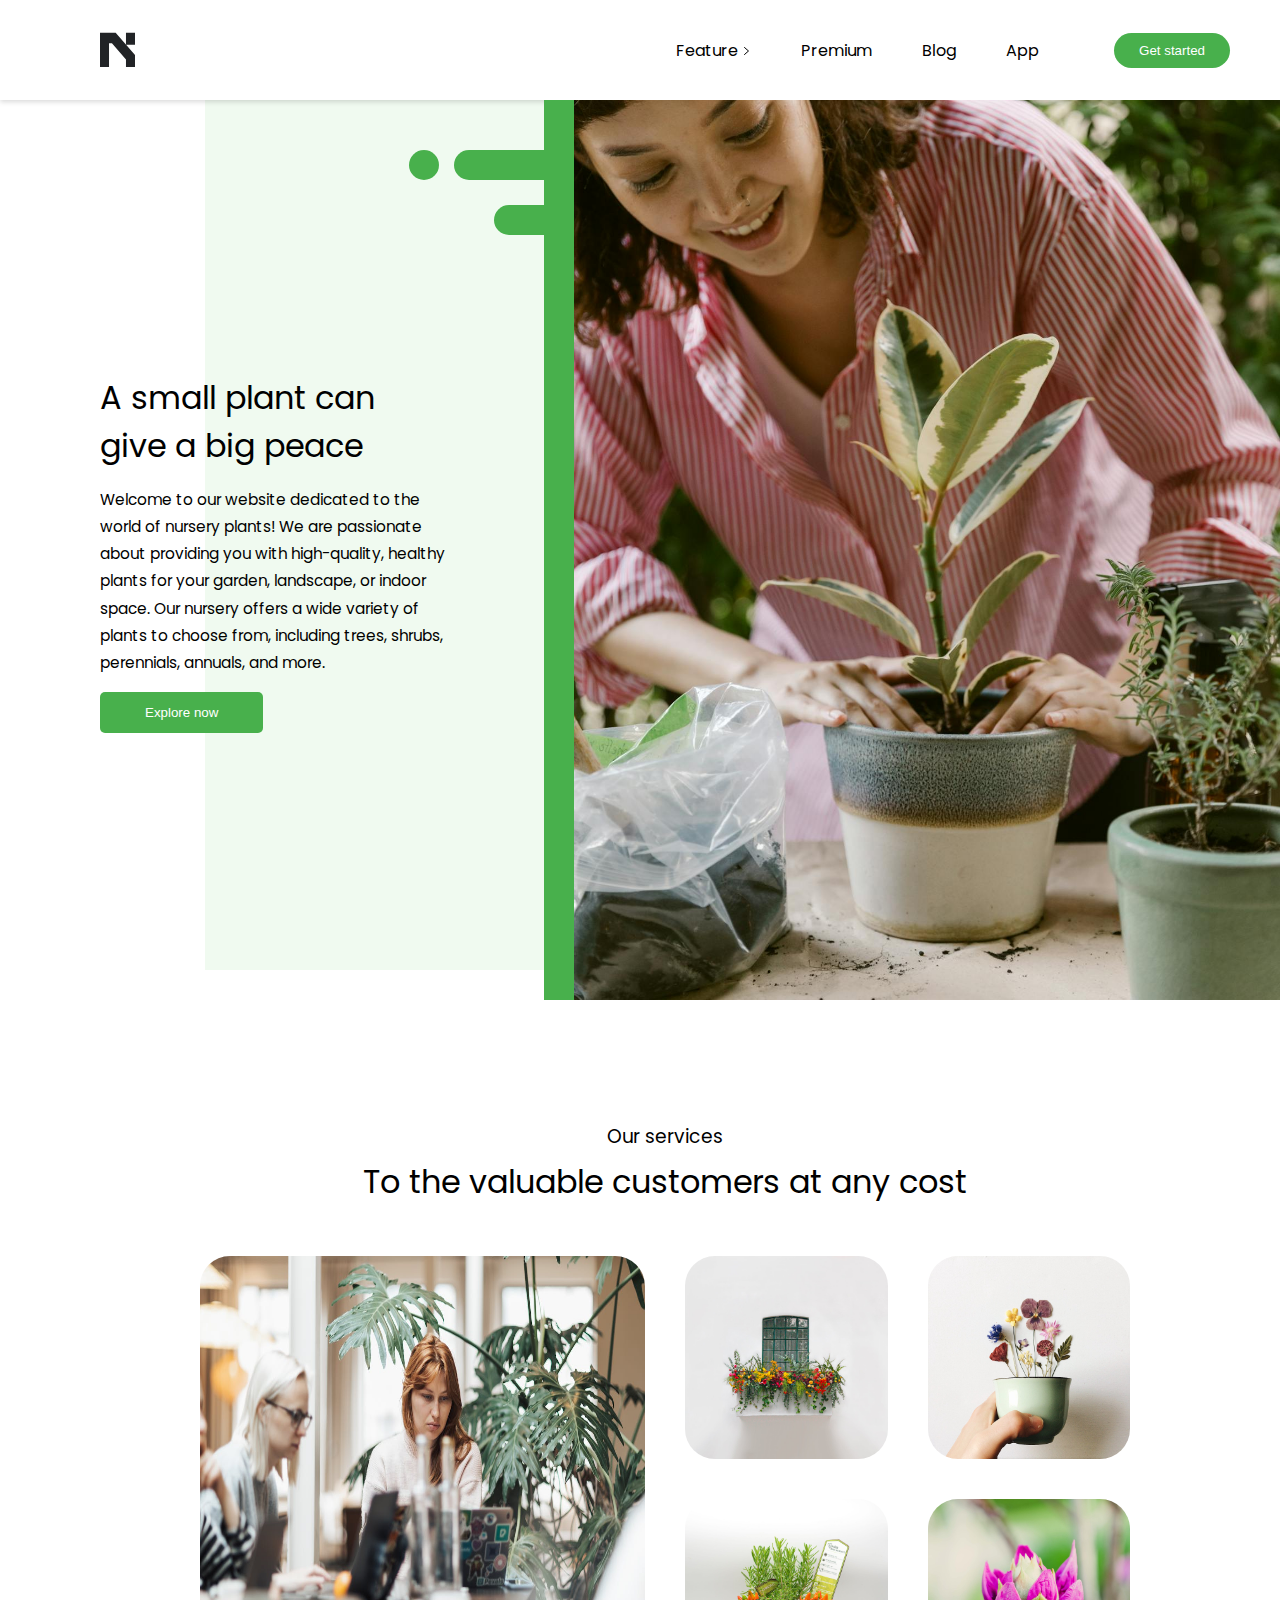
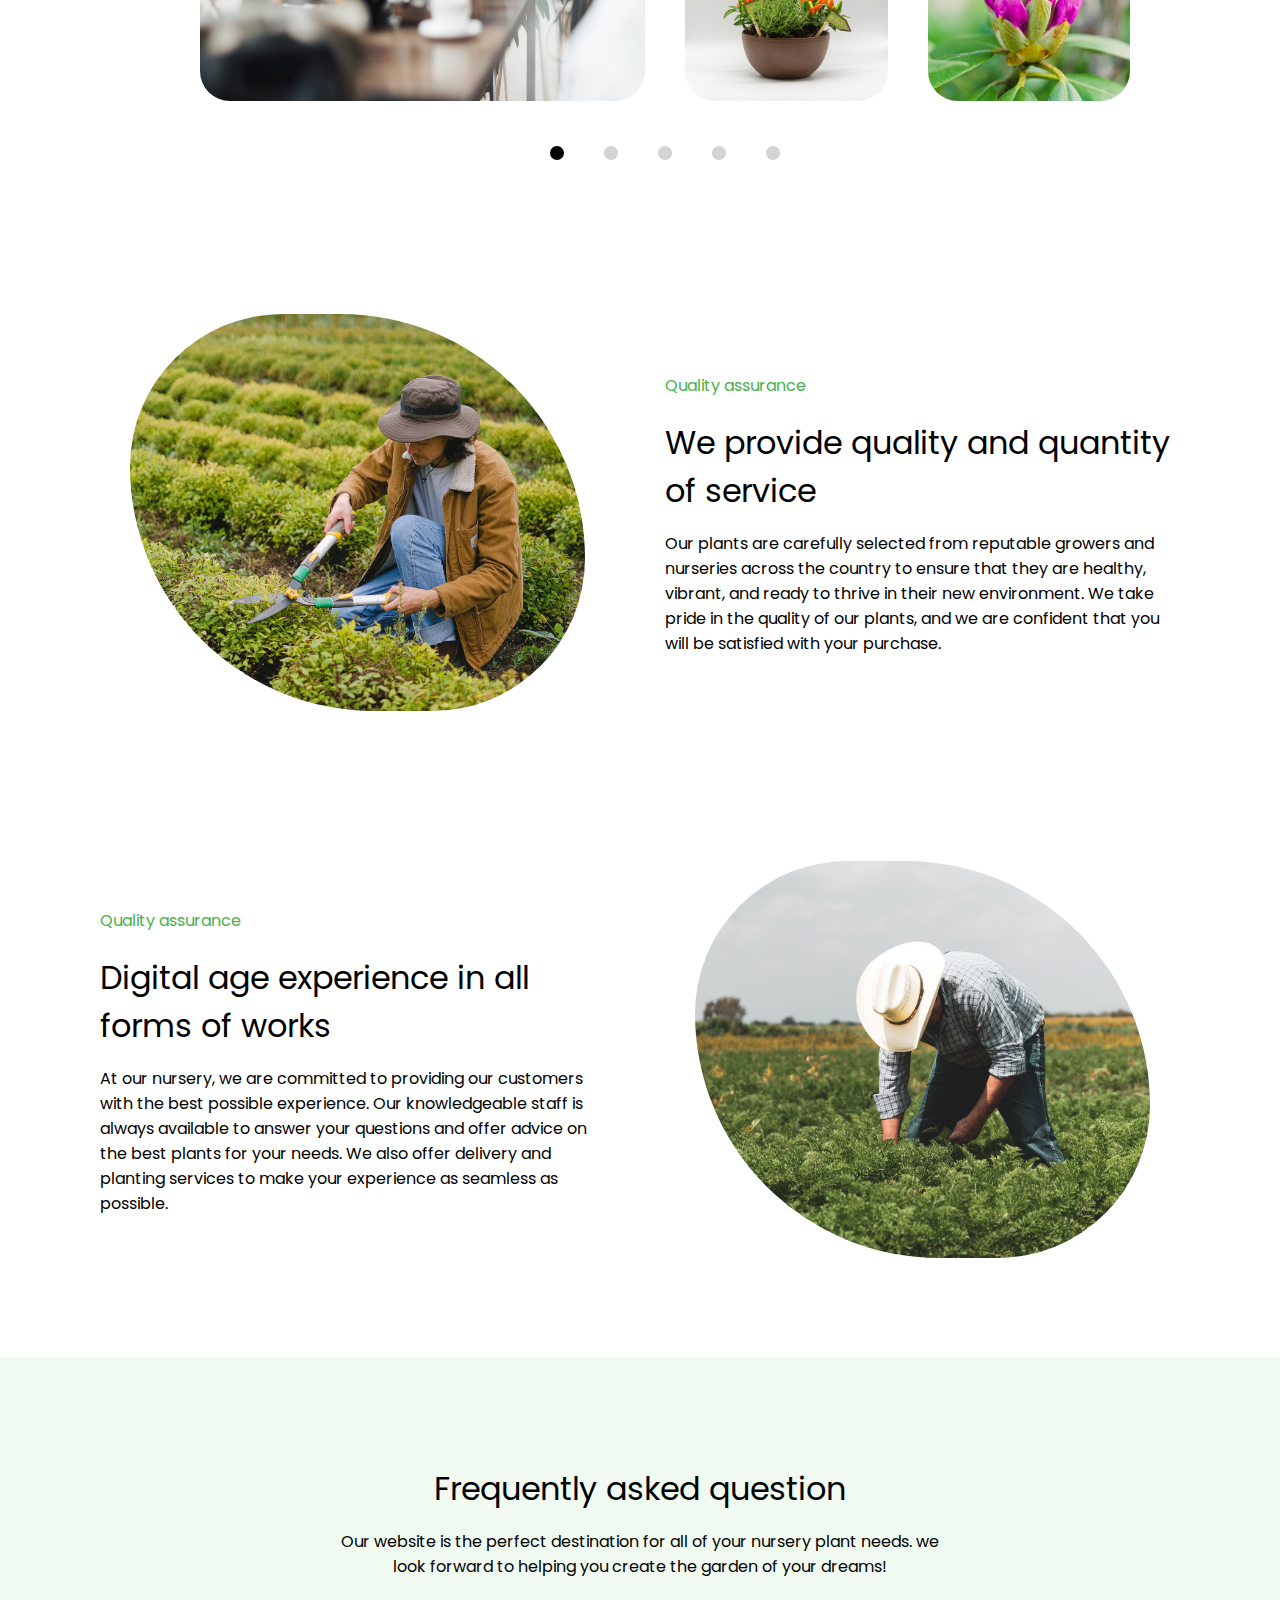
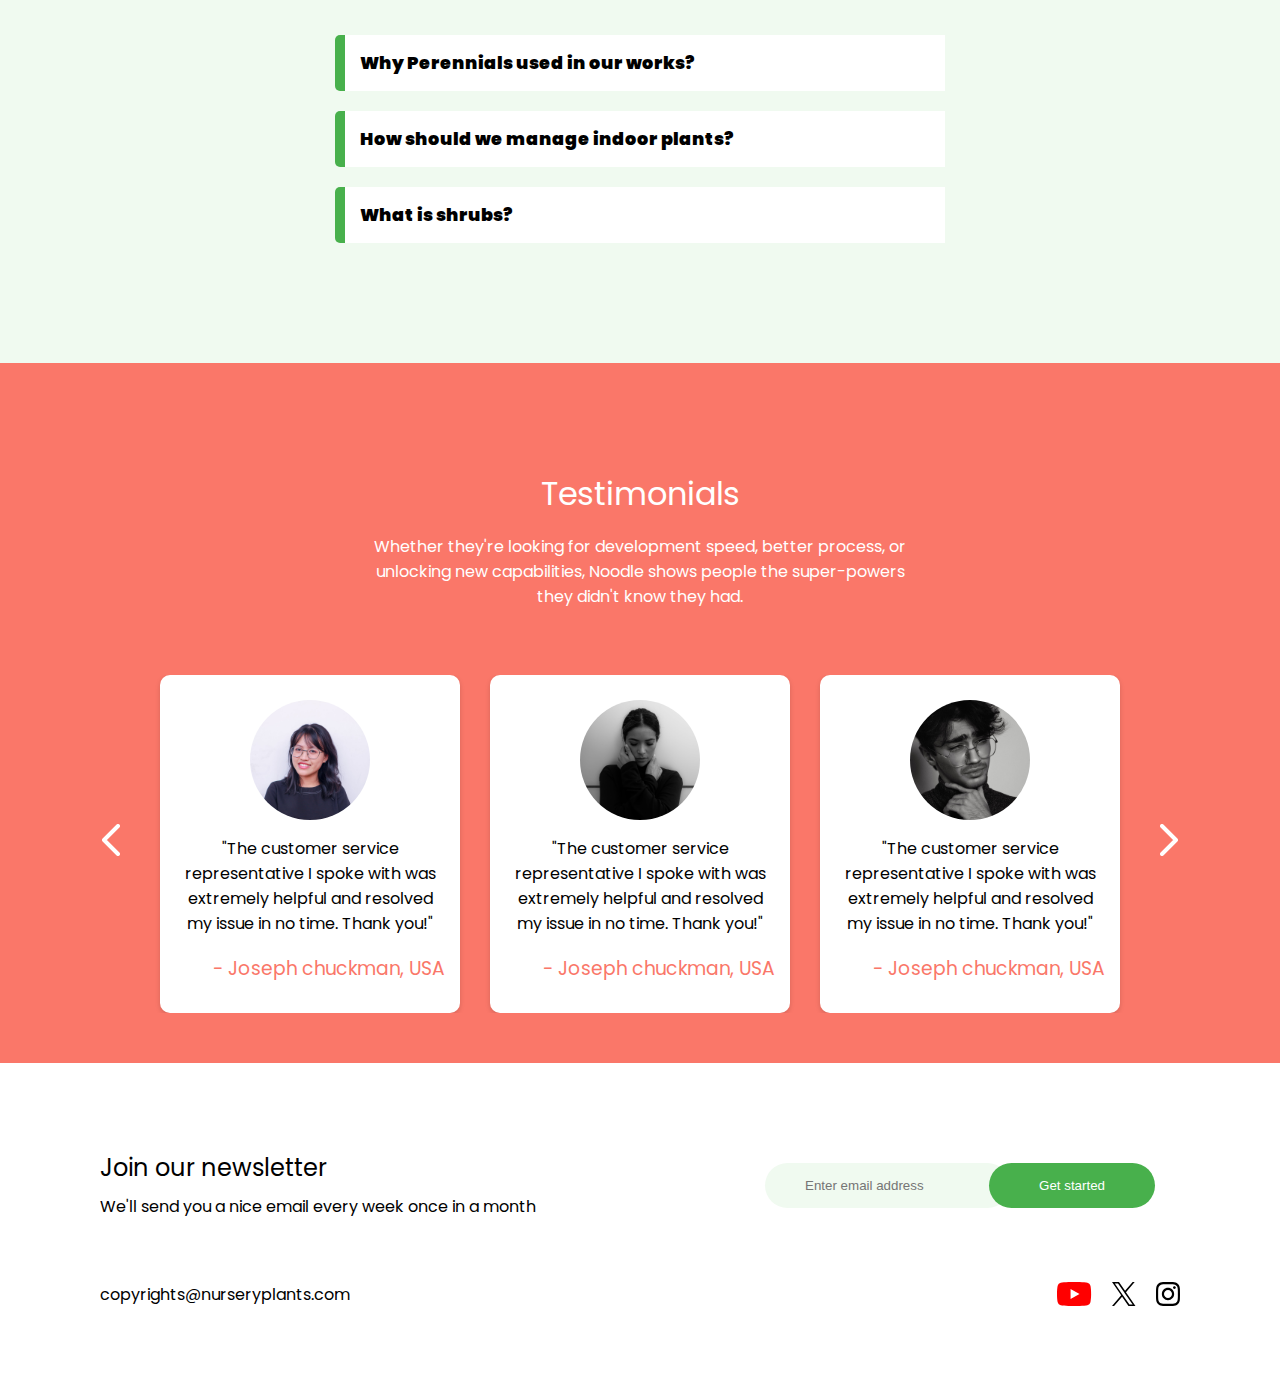
<file: projects/Website/index.html>
<!DOCTYPE html>
<html lang="en">
<head>
    <meta charset="UTF-8">
    <meta name="viewport" content="width=device-width, initial-scale=1.0">
    <title>Landing Page</title>
    <link rel="stylesheet" href="css/main.css">
</head>
<body>
    <div class="main-wrapper">
        <!-- page navigation -->
        <div class="horizontal-menu">
            <div class="brand">
                <svg width="35" height="36" viewBox="0 0 35 36" fill="none" xmlns="http://www.w3.org/2000/svg">
                    <path d="M15.6686 0.861084L35 23.0928V35.0278H25.9787V27.3832L11.938 11.2359H9.02133V35.0278H0V0.861084H15.6686ZM25.9787 12.718V0.861084H35V12.718H25.9787Z" fill="#212326"/>
                </svg>
            </div>
            <svg class="menu-nav-menu" xmlns="http://www.w3.org/2000/svg" viewBox="0 0 448 512" data-visible="false">
                <path class="menu" d="M0 96C0 78.3 14.3 64 32 64H416c17.7 0 32 14.3 32 32s-14.3 32-32 32H32C14.3 128 0 113.7 0 96zM0 256c0-17.7 14.3-32 32-32H416c17.7 0 32 14.3 32 32s-14.3 32-32 32H32c-17.7 0-32-14.3-32-32zM448 416c0 17.7-14.3 32-32 32H32c-17.7 0-32-14.3-32-32s14.3-32 32-32H416c17.7 0 32 14.3 32 32z" fill="currentColor"/>
                <path class="cross" d="M342.6 150.6c12.5-12.5 12.5-32.8 0-45.3s-32.8-12.5-45.3 0L192 210.7 86.6 105.4c-12.5-12.5-32.8-12.5-45.3 0s-12.5 32.8 0 45.3L146.7 256 41.4 361.4c-12.5 12.5-12.5 32.8 0 45.3s32.8 12.5 45.3 0L192 301.3 297.4 406.6c12.5 12.5 32.8 12.5 45.3 0s12.5-32.8 0-45.3L237.3 256 342.6 150.6z" fill="currentColor"/>
            </svg>
            <div class="page-navigation" data-visible="false">
                <ul class="navbar">
                    <li><a href="#">App</a></li>
                    <li><a href="#">Blog</a></li>
                    <li><a href="#">Premium</a></li>
                    <li>
                        <a href="#">
                            Feature
                            <svg class="feature-arrow" width="9" height="6" viewBox="0 0 9 6" fill="none" xmlns="http://www.w3.org/2000/svg">
                                <path d="M1 1L4.5 5L8 1" stroke="currentColor" stroke-linecap="round"/>
                            </svg>
                        </a>
                    </li>
                </ul>
                <button>Get started</button>
            </div>
        </div>
        <div class="page-wrapper">
            <!-- product intro -->
            <div class="wrapper">
                <div class="product-desc">
                    <div class="background"></div>
                    <div class="description">
                        <h1>A small plant can give a <span>big peace</span></h1>
                        <p>Welcome to our website dedicated to the world of nursery plants! We are passionate about providing you with high-quality, healthy plants for your garden, landscape, or indoor space. Our nursery offers a wide variety of plants to choose from, including trees, shrubs, perennials, annuals, and more.</p>
                        <button>Explore now</button>
                    </div>
                    <div class="image">
                        <div class="separator"></div>
                        <img src="assets/img-1.jpg" alt="Image - 1">
                    </div>
                </div>
                <!-- gallery -->
                <div class="our-services">
                    <div class="title">
                        <h3>Our services</h3>
                        <h1>To the valuable customers at any cost</h1>
                    </div>
                    <div class="gallery">
                        <div class="slide" slideIndex="1">
                            <div class="primary-display">
                                <img src="assets/img-2.jpg" alt="Gallery Main Image">
                            </div>
                            <div class="secondary-display">
                                <img src="assets/img-3.jpg" alt="Gallery Main Image">
                                <img src="assets/img-4.jpg" alt="Gallery Main Image">
                                <img src="assets/img-5.jpg" alt="Gallery Main Image">
                                <img src="assets/img-7.jpg" alt="Gallery Main Image">
                            </div>
                        </div>
                        <div class="slide" slideIndex="2">
                            <div class="primary-display">
                                <img src="assets/img-3.jpg" alt="Gallery Main Image">
                            </div>
                            <div class="secondary-display">
                                <img src="assets/img-2.jpg" alt="Gallery Main Image">
                                <img src="assets/img-4.jpg" alt="Gallery Main Image">
                                <img src="assets/img-5.jpg" alt="Gallery Main Image">
                                <img src="assets/img-7.jpg" alt="Gallery Main Image">
                            </div>
                        </div>
                        <div class="slide" slideIndex="3">
                            <div class="primary-display">
                                <img src="assets/img-4.jpg" alt="Gallery Main Image">
                            </div>
                            <div class="secondary-display">
                                <img src="assets/img-2.jpg" alt="Gallery Main Image">
                                <img src="assets/img-3.jpg" alt="Gallery Main Image">
                                <img src="assets/img-4.jpg" alt="Gallery Main Image">
                                <img src="assets/img-7.jpg" alt="Gallery Main Image">
                            </div>
                        </div>
                        <div class="slide" slideIndex="4">
                            <div class="primary-display">
                                <img src="assets/img-5.jpg" alt="Gallery Main Image">
                            </div>
                            <div class="secondary-display">
                                <img src="assets/img-2.jpg" alt="Gallery Main Image">
                                <img src="assets/img-3.jpg" alt="Gallery Main Image">
                                <img src="assets/img-4.jpg" alt="Gallery Main Image">
                                <img src="assets/img-7.jpg" alt="Gallery Main Image">
                            </div>
                        </div>
                        <div class="slide" slideIndex="5">
                            <div class="primary-display">
                                <img src="assets/img-7.jpg" alt="Gallery Main Image">
                            </div>
                            <div class="secondary-display">
                                <img src="assets/img-2.jpg" alt="Gallery Main Image">
                                <img src="assets/img-3.jpg" alt="Gallery Main Image">
                                <img src="assets/img-4.jpg" alt="Gallery Main Image">
                                <img src="assets/img-5.jpg" alt="Gallery Main Image">
                            </div>
                        </div>
                    </div>
                    <div class="display-navigation">
                        <ul>
                            <li slideIndex="1" class="live"></li>
                            <li slideIndex="2"></li>
                            <li slideIndex="3"></li>
                            <li slideIndex="4"></li>
                            <li slideIndex="5"></li>
                        </ul>
                    </div>
                </div>
                <!-- quality assurance -->
                <div class="our-promise">
                    <div class="service">
                        <div class="service-img">
                            <div class="img"><img src="assets/img-8.jpg"></div>
                            <svg data-animated="false" width="456" height="392" viewBox="0 0 456 392" fill="none" xmlns="http://www.w3.org/2000/svg">
                                <path d="M449.21 129.928C434.384 76.0807 404.967 41.3757 363.839 21.6896C322.661 1.97937 269.636 -2.7258 207.539 3.68793C147.102 9.93011 92.3791 41.536 54.5071 83.1027C16.6199 124.686 -4.28594 176.1 2.64685 221.899C11.4699 280.186 39.0534 322.425 78.8082 350.112C118.587 377.816 170.627 391 228.413 391C293.979 391 357.149 354.629 399.962 303.725C442.782 252.812 465.077 187.559 449.21 129.928Z" stroke="#48B04C" stroke-width="2"/>
                            </svg>
                        </div>
                        <div class="service-desc">
                            <h4>Quality assurance</h4>
                            <h1>We provide quality and quantity of service</h1>
                            <p>Our plants are carefully selected from reputable growers and nurseries across the country to ensure that they are healthy, vibrant, and ready to thrive in their new environment. We take pride in the quality of our plants, and we are confident that you will be satisfied with your purchase.</p>
                        </div>
                    </div>
                    <div class="service" style="flex-direction: row-reverse;">
                        <div class="service-img">
                            <div class="img"><img src="assets/img-9.jpg"></div>
                            <svg data-animated="false" width="456" height="392" viewBox="0 0 456 392" fill="none" xmlns="http://www.w3.org/2000/svg">
                                <path d="M449.21 129.928C434.384 76.0807 404.967 41.3757 363.839 21.6896C322.661 1.97937 269.636 -2.7258 207.539 3.68793C147.102 9.93011 92.3791 41.536 54.5071 83.1027C16.6199 124.686 -4.28594 176.1 2.64685 221.899C11.4699 280.186 39.0534 322.425 78.8082 350.112C118.587 377.816 170.627 391 228.413 391C293.979 391 357.149 354.629 399.962 303.725C442.782 252.812 465.077 187.559 449.21 129.928Z" stroke="#48B04C" stroke-width="2"/>
                            </svg>
                        </div>
                        <div class="service-desc">
                            <h4>Quality assurance</h4>
                            <h1>Digital age experience in all forms of works</h1>
                            <p>At our nursery, we are committed to providing our customers with the best possible experience. Our knowledgeable staff is always available to answer your questions and offer advice on the best plants for your needs. We also offer delivery and planting services to make your experience as seamless as possible.</p>
                        </div>
                    </div>
                </div>
            </div>
            <!-- frequently asked questions -->
            <div class="faq">
                <div class="title">
                    <h1>Frequently asked question</h1>
                    <p>Our website is the perfect destination for all of your nursery plant needs. we look forward to helping you create the garden of your dreams!</p>
                </div>
                <div class="question-ans">
                    <div class="accordion">
                        <div class="question">Why Perennials used in our works?</div>
                        <div class="answer">We offer a wide range of perennials, including flowering perennials, grasses, and groundcovers. They are perfect for adding color and texture to your garden.</div>
                    </div>
                    <div class="accordion">
                        <div class="question">How should we manage indoor plants?</div>
                        <div class="answer">Make a schedule of taking each plant out for a few days every 8 to 10 weeks. Since we see indoor plants very often, sometimes there develops a pattern of watering them frequently even when the soil doesn't require any extra moisture.</div>
                    </div>
                    <div class="accordion">
                        <div class="question">What is shrubs?</div>
                        <div class="answer">A shrub or bush is a small-to-medium-sized perennial woody plant. Unlike herbaceous plants, shrubs have persistent woody stems above the ground. Shrubs can be either deciduous or evergreen.</div>
                    </div>
                </div>
            </div>
            <!-- carousels  -->
            <div class="testimonials">
                <div class="title">
                    <h1>Testimonials</h1>
                    <p>Whether they're looking for development speed, better process, or unlocking new capabilities, Noodle shows people the super-powers they didn't know they had.</p>
                </div>
                <div class="carousels-container">
                    <div class="arrow" id="left">
                        <svg width="18" height="32" viewBox="0 0 18 32" fill="none" xmlns="http://www.w3.org/2000/svg">
                            <path d="M16 30L2 16L16 2" stroke="white" stroke-width="4" stroke-linecap="round" stroke-linejoin="round"/>
                        </svg>
                    </div>
                    <div class="carousels-content">
                        <div class="card-content">
                            <div class="card">
                                <div class="card-image">
                                    <img src="assets/img-10.jpg">
                                </div>
                                <div class="card-desc">
                                    <p>"The customer service representative I spoke with was extremely helpful and resolved my issue in no time. Thank you!"</p>
                                    <h3>- Joseph chuckman, USA</h3>
                                </div>
                            </div>
                        </div>
                        <div class="card-content">
                            <div class="card">
                                <div class="card-image">
                                    <img src="assets/img-11.jpg">
                                </div>
                                <div class="card-desc">
                                    <p>"The customer service representative I spoke with was extremely helpful and resolved my issue in no time. Thank you!"</p>
                                    <h3>- Joseph chuckman, USA</h3>
                                </div>
                            </div>
                        </div>
                        <div class="card-content">
                            <div class="card">
                                <div class="card-image">
                                    <img src="assets/img-12.jpg">
                                </div>
                                <div class="card-desc">
                                    <p>"The customer service representative I spoke with was extremely helpful and resolved my issue in no time. Thank you!"</p>
                                    <h3>- Joseph chuckman, USA</h3>
                                </div>
                            </div>
                        </div>
                        <div class="card-content">
                            <div class="card">
                                <div class="card-image">
                                    <img src="assets/img-11.jpg">
                                </div>
                                <div class="card-desc">
                                    <p>"The customer service representative I spoke with was extremely helpful and resolved my issue in no time. Thank you!"</p>
                                    <h3>- Joseph chuckman, USA</h3>
                                </div>
                            </div>
                        </div>
                    </div>
                    <div class="arrow" id="right">
                        <svg width="18" height="32" viewBox="0 0 18 32" fill="none" xmlns="http://www.w3.org/2000/svg">
                            <path d="M2 30L16 16L2 2" stroke="white" stroke-width="4" stroke-linecap="round" stroke-linejoin="round"/>
                        </svg> 
                    </div>
                </div>
            </div>
            <!-- footer -->
            <div class="footer">
                <div class="join">
                    <div class="join-desc">
                        <h2>Join our newsletter</h2>
                        <p>We'll send you a nice email every week once in a month</p>
                    </div>
                    <div class="email">
                        <input type="text" placeholder="Enter email address">
                        <button>Get started</button>
                    </div>
                </div>
                <div class="rights-contact">
                    <div class="rights">copyrights@nurseryplants.com</div>
                    <div class="social-media">
                        <a href="#">
                            <svg width="35" height="24" viewBox="0 0 35 24" fill="none" xmlns="http://www.w3.org/2000/svg">
                                <path d="M33.4201 3.75519C33.0276 2.27706 31.8709 1.11294 30.4024 0.717875C27.7405 0 17.0667 0 17.0667 0C17.0667 0 6.39294 0 3.731 0.717875C2.26244 1.113 1.10581 2.27706 0.71325 3.75519C0 6.43438 0 12.0243 0 12.0243C0 12.0243 0 17.6141 0.71325 20.2933C1.10581 21.7714 2.26244 22.8871 3.731 23.2821C6.39294 24 17.0667 24 17.0667 24C17.0667 24 27.7404 24 30.4024 23.2821C31.8709 22.8871 33.0276 21.7714 33.4201 20.2933C34.1334 17.6141 34.1334 12.0243 34.1334 12.0243C34.1334 12.0243 34.1334 6.43438 33.4201 3.75519ZM13.5758 17.0994V6.94906L22.4969 12.0244L13.5758 17.0994Z" fill="#FF0000"/>
                            </svg>
                        </a>
                        <a href="#">
                            <svg width="24" height="24" viewBox="0 0 24 24" fill="none" xmlns="http://www.w3.org/2000/svg">
                                <path d="M13.969 10.1571L22.7069 0H20.6363L13.0491 8.81931L6.9893 0H0L9.16366 13.3364L0 23.9877H2.07073L10.083 14.6742L16.4826 23.9877H23.4719L13.9684 10.1571H13.969ZM11.1328 13.4538L10.2043 12.1258L2.81684 1.55881H5.99736L11.9592 10.0867L12.8876 11.4147L20.6373 22.4998H17.4567L11.1328 13.4544V13.4538Z" fill="black"/>
                            </svg>
                        </a>
                        <a href="#">
                            <svg width="24" height="24" viewBox="0 0 24 24" fill="none" xmlns="http://www.w3.org/2000/svg">
                                <path d="M12.0027 5.8467C8.59744 5.8467 5.85075 8.594 5.85075 12C5.85075 15.406 8.59744 18.1533 12.0027 18.1533C15.4079 18.1533 18.1546 15.406 18.1546 12C18.1546 8.594 15.4079 5.8467 12.0027 5.8467ZM12.0027 16.0004C9.80212 16.0004 8.00312 14.2064 8.00312 12C8.00312 9.7936 9.79677 7.99955 12.0027 7.99955C14.2086 7.99955 16.0022 9.7936 16.0022 12C16.0022 14.2064 14.2032 16.0004 12.0027 16.0004ZM19.8412 5.595C19.8412 6.39295 19.1987 7.03024 18.4062 7.03024C17.6085 7.03024 16.9713 6.38759 16.9713 5.595C16.9713 4.80241 17.6138 4.15977 18.4062 4.15977C19.1987 4.15977 19.8412 4.80241 19.8412 5.595ZM23.9157 7.05166C23.8247 5.12909 23.3856 3.42609 21.9775 2.02298C20.5747 0.619882 18.8721 0.180743 16.9499 0.0843468C14.9689 -0.0281156 9.03112 -0.0281156 7.05008 0.0843468C5.1333 0.175388 3.43068 0.614526 2.02253 2.01763C0.614389 3.42073 0.180703 5.12373 0.0843279 7.0463C-0.0281093 9.02778 -0.0281093 14.9669 0.0843279 16.9483C0.175349 18.8709 0.614389 20.5739 2.02253 21.977C3.43068 23.3801 5.12794 23.8193 7.05008 23.9157C9.03112 24.0281 14.9689 24.0281 16.9499 23.9157C18.8721 23.8246 20.5747 23.3855 21.9775 21.977C23.3803 20.5739 23.8193 18.8709 23.9157 16.9483C24.0281 14.9669 24.0281 9.03314 23.9157 7.05166ZM21.3564 19.0744C20.9388 20.1241 20.1303 20.9327 19.0755 21.3558C17.496 21.9824 13.7481 21.8378 12.0027 21.8378C10.2572 21.8378 6.50396 21.977 4.92984 21.3558C3.88042 20.9381 3.07195 20.1294 2.64897 19.0744C2.02253 17.4946 2.16709 13.7458 2.16709 12C2.16709 10.2542 2.02789 6.50006 2.64897 4.92558C3.06659 3.87593 3.87507 3.06728 4.92984 2.6442C6.50931 2.01763 10.2572 2.16222 12.0027 2.16222C13.7481 2.16222 17.5014 2.02298 19.0755 2.6442C20.1249 3.06192 20.9334 3.87058 21.3564 4.92558C21.9828 6.50541 21.8383 10.2542 21.8383 12C21.8383 13.7458 21.9828 17.4999 21.3564 19.0744Z" fill="black"/>
                            </svg>
                        </a> 
                    </div>
                </div>
            </div>
        </div>
    </div>
</body>
<script src="js/main.js"></script>
</html>
</file>
<file: projects/Carifer_task/css/main.css>
@import url("https://fonts.googleapis.com/css2?family=Poppins:wght@200;300;400;500;600;700&display=swap");

* {
    margin: 0;
    padding: 0;
    box-sizing: border-box;
    font-family: "Poppins", sans-serif;
}

.flex {
    display: flex;
}

.flexAlignJustifyCenter {
    align-items: center;
    justify-content: center;
}

.fullWidth {
    width: 100%;
}

.fullHeight {
    height: 100%;
}

.page_nav {
    display: flex;
    align-items: center;
    justify-content: space-between;
    height: 63px;
}

.page_nav .brand {
    width: 20%;
    padding-left: 10px;
}

.page_nav .navigation {
    width: 80%;
}

.page_nav .navigation .mobile_nav {
    display: none;
}

.mob_nav_title {
    display: none;
}

.menu .item a {
    display: inline-block;
    align-content: center;
    padding-inline: 15px;
    cursor: pointer;
    font-size: 14px;
    font-weight: 500;
    color: unset;
    text-decoration: none;
    text-transform: uppercase;
    transition: all .4s ease;
}

.menu .item a i {
    margin-left: 6px;
    color: #0772C1;
}

.menu .item a:hover,
.menu .item a:hover i, 
.menu .item.active a {
    color: #34DFF3;
}

.menu .drop_down {
    position: relative;
}

.menu .drop_down .drop_down_menu {
    position: absolute;
    top: 100%;
    left: 0;
    z-index: 9;
    min-width: 220px;
    max-height: 100vh;
    background: #fff;
    padding: 0px 10px 10px 10px;
    box-shadow: 0px 3px 15px 0px rgba(0, 0, 0, 0.05);
    transition: max-height .4s ease-in;
    overflow: hidden;
}

.menu .drop_down.collapsed .drop_down_menu {
    max-height: 0;
    transition: unset;
    padding-bottom: 0;
}

.drop_down_menu .drop_down_item {
    text-transform: uppercase;
    font-size: 0.9rem;
    padding: 15px;
    transition: all .4s ease;
    cursor: pointer;
}

.drop_down_menu .drop_down_item:hover {
    color: #34DFF3;
}

@media screen and (max-width: 900px) {
    .page_nav {
        padding: 20px 0;
    }
    .page_nav .brand {
        width: 60%;
    }
    .page_nav .navigation .mobile_nav {
        display: block;
        margin-inline: auto 10px;
        padding: 5px;
        font-size: 20px;
    }

    .menu_bg_mob {
        position: fixed;
        z-index: 7;
        inset: 0 0 0 0;
        background: rgba(0, 0, 0, 0.4);

        transform: translateX(0%);
        transition: transform .3s linear;
    }

    .page_nav .navigation .menu {
        position: fixed;
        z-index: 8;
        inset: 0 10% 0 0;
        flex-direction: column;
        background: #fff;
        
        transform: translateX(0%);
        transition: transform .3s ease-in-out .1s;
    }

    .page_nav .navigation .menu.collapsed,
    .menu_bg_mob.collapsed {
        transform: translateX(calc(-100% - 70px));
    }
    
    .menu_bg_mob.collapsed {
        transition: transform .3s linear .2s;
    }

    .menu .item {
        padding: 10px 15px 25px 20px;
    }
    .menu .item a {
        padding: 0;
        display: inline;
    }

    .menu .drop_down .drop_down_menu {
        position: relative;
        top: 0;
    }
    
    .mob_nav_title {
        display: flex;
        justify-content: space-between;
        padding: 30px 20px 10px 20px;
    }

    .mob_nav_title .title_img {
        max-width: 150px;
        max-height: 50px;
    }
    .mob_nav_title .title_img img {
        width: 100%;
        height: 100%;
    }

    .mob_nav_title button {
        background: #FF4255;
        color: #fff;
        padding: 5px 15px;
        outline: 0;
        border: 0;
        font-size: 1.2rem;
    }
}

.brand_info {
    position: relative;
    height: 100vh;
}

.background_slidShow {
    height: 100vh;
    overflow: hidden;
}

.background_slidShow img {
    object-fit: cover;
    transform: scale(1.1);
    animation: zoom_in 10s linear;
}

@keyframes zoom_in {
    from {
        transform: scale(1.2);
    }
    to {
        transform: scale(1.0);
    }
}

.bg_overlay {
    position: absolute;
    top: 0;
    bottom: 0;
    background-color: #000;
    opacity: 0.6;
}

.brand_desc {
    position: absolute;
    top: 50%;
    left: 50%;
    transform: translate(-50%, -50%);
    text-align: center;
    padding: 10px;
    color: #fff;
}

.brand_desc .desc h1 {
    font-size: 3rem;
    margin-bottom: 15px;
}

.brand_desc .desc p {
    margin-bottom: 15px;
}

.pref_wrapper {
    height: 100vh;
    align-content: center;
}

.pref_content {
    display: flex;
    max-width: 1140px;
    margin-inline: auto;
    overflow: hidden;
}

.pref_content .img {
    width: 50%;
    height: 550px;
}

.pref_content .img img {
    object-fit: cover;
    aspect-ratio: 1;
}

.pref_desc {
    width: 50%;
    height: 100%;
}

.pref_desc .content {
    flex-direction: column;
}

.pref_desc .content h1 {
    font-size: 2.5rem;
    line-height: 3rem;
    padding-bottom: 20px;
}

.pref_desc .content p {
    margin-bottom: 50px;
    color: #747474;
}

.pref_desc .content .note {
    padding-left: 40px;
}

.pref_desc .content .note p {
    color: #272B36;
    padding-left: 30px;
    padding-bottom: 30px;
    border-left: 4px solid #FF4255;
    font-style: italic;
    font-weight: 500;
}

.content .list .list_item {
    padding-bottom: 10px;
    color: #7A7A7A;
}

.content .list .list_item:last-child {
    padding-bottom: 0px;
}

.content .list .list_item span:first-child {
    padding-left: 10px;
}

@media screen and (max-width: 900px) {
    .pref_wrapper {
        height: unset;
        padding: 10px;
    }
    .pref_content {
        display: block;
    }

    .pref_content .img,
    .pref_desc {
        width: 100%;
    }

    .pref_desc .content .note {
        padding: 0;
    }

}

.populate_wrapper {
    max-width: 1140px;
    margin-inline: auto;
}

.populate_wrapper .populate_content {
    padding: 100px 10px;
    border-bottom: 1px solid #E6E6E6;
}

.populate_content .populate_item {
    width: 25%;
    text-align: center;
    color: #747474;
}

.populate_item i {
    color: #FF4255;
    font-size: 40px;
    margin-bottom: 20px;
}

.populate_item .count_display {
    font-size: 2.5rem;
    font-weight: 700;
}

.populate_item .count_display .count {
    color: #0772C1;
}

.populate_item .count_display .more_than {
    color: #E62E2E;
}

@media screen and (max-width: 900px) {
    .populate  {
        flex-wrap: wrap;
    }
    .populate_content .populate_item {
        width: 50%;
    }
}

.our_services .title > h1,
.our_products .title > h1,
.your_intrest .title > h1{
    font-size: 2.25rem;
    text-align: center;
    margin-block: 10px;
    font-weight: 500;
}

.our_services .services_wrapper {
    max-width: 1140px;
    margin-inline: auto;
    margin-top: 50px;
}

.services_wrapper .services_content {
    flex-wrap: wrap;
    row-gap: 30px;
}

.services_content .content_row {
    overflow: hidden;
}

.content_row .services {
    position: relative;
    top: 100%;  
    width: 33.33%;
    opacity: 0;
    transition: all 1.5s ease-out;
    margin-bottom: 10px;
}

.services .card_wrapper {
    flex-direction: column;
    padding-bottom: 30px;
    margin-right: 20px;
    box-shadow: 0px 3px 15px 0px rgba(0, 0, 0, 0.1);
}

.services .card_img img{
    object-fit: cover;
}

.services .card_desc {
    background: #0772C1;
    padding: 20px 30px;
    color: #fff;
    margin-bottom: 20px;
}

.card_desc i {
    font-size: 40px;
    margin: 5px 20px 0px 0px;
}

.card_desc h3 {
    font-size: 1.1rem;
    font-weight: 500;
}
.card_desc div {
    font-weight: 200;
}

.view_more .content {
    padding-left: 30px;
}

.view_more .content a {
    color: #FF4255;
    text-decoration: none;
    text-transform: uppercase;
    font-size: 0.8rem;
    font-weight: 600;
    letter-spacing: 1px;
    transition: all 0.2s linear;
}

.view_more .content a:hover {
    transform: translateY(-8px);
}

@media screen and (max-width: 900px) {
    .content_row  {
        flex-wrap: wrap;
    }
    .content_row .services {
        width: 100%;
    }
    .services .card_wrapper {
        margin-inline: 10px;
    }
}

.our_products .products_wrapper {
    max-width: 1140px;
    margin-inline: auto;
    flex-direction: column;
}

.products_content .product_expl {
    width: 50%;
    padding: 10px 10px 10px 40px;
}

.products_content .product_img {
    width: 50%;
    padding: 10px;
}

.product_img img {
    object-fit: cover;
}

.product_expl h1 {
    font-size: 2.25rem;
    margin-bottom: 20px;
}

.product_expl .note p{
    color: #272B36;
    font-size: 0.9rem;
    text-align: justify;
    margin-bottom: 50px;
    line-height: 1.5rem;
}

.product_expl .list > div {
    width: 50%;
    margin-top: 30px;
}

.product_expl .list .list_item {
    color: #7A7A7A;
    margin-bottom: 10px;
}

.list_item i {
    color: #FF4255;
    font-size: 14px;
    padding-right: 10px;
}

.product_expl .learn_more {
    margin-top: 10px;
    display: flex;
    justify-content: center;
}

.product_expl .learn_more a{
    background: #0772C1;
    color: #fff;
    padding: 18px 32px;
    text-decoration: none;
    text-transform: uppercase;
    transition: all 0.2s linear;
    letter-spacing: 1.5px;
}

.product_expl .learn_more a:hover {
    transform: translateY(-8px);
}

@media screen and (max-width: 900px) {
    .products_content,
    .product_expl .list   {
        flex-wrap: wrap;
    }
    .products_content {
        padding: 10px;
    }
    .products_content .product_expl,
    .products_content .product_img {
        width: 100%;
        padding: 10px;
    }
    
    .product_expl .list > div{
        width: 100%;
    }
}

.your_intrest .intrest_wrapper {
    max-width: 1140px;
    margin-inline: auto;
}

.intrest_content .intrest_form {
    padding: 10px;
    width: 50%;
}

.intrest_form .inputBox,
.intrest_form .textArea {
    flex-direction: column;
    margin-bottom: 20px;
}

.inputBox label {
    margin-bottom: 5px;
}
.inputBox label .required,
.textArea label .required {
    color: red;
}

.inputBox input,
.textArea textarea {
    padding: 11px 15px;
    border: 1px solid #E6E6E6;
}

.textArea textarea {
    border-radius: 10px;
}

.intrest_form .btns .btn {
    outline: 0;
    border: 0;
    border-radius: 7px;
    background: #409EFF;
    color: #fff;
    padding: 8px 20px;
    font-size: 1.2rem;
    text-transform: uppercase;
}

.intrest_content .intrest_img {
    padding: 10px;
    width: 50%;
}

@media screen and (max-width: 900px) {
    .intrest_content   {
        flex-wrap: wrap;
    }
    .intrest_content .intrest_form,
    .intrest_content .intrest_img {
        width: 100%;
        padding: 10px;
    }
}

.footer {
    background: #1b1f23;
    padding-block: 80px;
    color: #fff;
    margin-top: 50px;
}

.footer .footer_item {
    width: 25%;
}

.footer_item .logo {
    text-align: center;
}

.footer_item .title{
    margin-bottom: 20px;
    text-transform: capitalize;
    font-size: 20px;
    font-weight: 400;
    line-height: 30px;
}

.footer_item .navigation .nav_link {
    margin-bottom: 13px;
    text-transform: uppercase;
    font-size: 0.9rem;
    color: rgba(255,255,255,0.82);
}

.footer_item .adderss p {
    text-transform: capitalize;
    font-size: 0.9rem;
    color: rgba(255,255,255,0.82);
    line-height: 26px;
}

.footer_item .social_media .media i  {
    padding-inline: 10px;
    color: #fff;
    transition: all 0.2s linear;
    cursor: pointer;
}

.footer_item .social_media .media:hover i {
    color: rgba(255,255,255,0.82);
    transform: translateY(-8px);
}

@media screen and (max-width: 900px) {
    .footer   {
        flex-wrap: wrap;
        justify-content: center;
    }
    .footer .footer_item {
        width: 100%;
        padding: 10px;
    }
    .footer .footer_item > * {
        text-align: center;
    }
}

.company_chat {
    position: fixed;
    right: 15px;
    bottom: 15px;
    background: #0772C1;
    color: #fff;
    line-height: 0;
    font-size: 1.5rem;
    padding: 15px;
    border-radius: 100%;
}

.company_chat i {
    transform: rotate(-10deg);
}
</file>
<file: projects/Tow_trees/css/main.css>
@import url('https://fonts.googleapis.com/css2?family=Montserrat:wght@200;300;400;500;600;700&display=swap');

* {
    margin: 0;
    padding: 0;
    box-sizing: border-box;
}

body {
    font-family: Montserrat,sans-serif;
}

.overflow_hidden {
    overflow: hidden;
}

.scrollBar_hidden::-webkit-scrollbar {
    display: none;
}

.flex {
    display: flex;
}
/* contact bar */
.contact_bar {
    justify-content: space-between;
    align-items: center;
    padding-inline: 40px;
    height: 39px;
    background: #537725;
    font-size: 12px;
    color: #fff;
}

.right_container {
    column-gap: 35px;
    font-size: 12px;
}

a {
    text-decoration: none;
    color: inherit;
    transition: color .2s ease-out;
}

a:hover {
    color: #8ac43e !important;
}

.mail,
.ph_contact{
    column-gap: 10px;
    line-height: 1;
}

.mail i, 
.ph_contact i {
    font-size: 14px;
}

.social_media {
    column-gap: 12px;
    line-height: 1;
}

.social_media span {
    font-weight: 300;
}
/* navigation bar */
.app_navigation {
    padding-inline: 40px;
    justify-content: space-between;
    align-items: center;
    height: 96px;
}

.app_navigation .brand {
    height: 60px;
}

.app_navigation .brand a {
    height: 100%;
}

.app_navigation .brand img {
    object-fit: cover;
    height: 100%;
}

.navigations {
    align-items: center;
    column-gap: 15px;
}

.navigations .page_nav {
    height: 100%;
    align-items: center;
}

.page_nav .pages {
    padding-inline: 23px;
}

.page_nav .pages a {
    color: #110729;
    font-weight: 600;
    font-size: 12px;
    letter-spacing: .08em;
}

.popup_trigger {
    font-weight: 700;
    padding: 12px;
    background: #FFDF08;
}

.popup_trigger:hover {
    cursor: pointer;
    color: #fff;
    background: #ffa200;
}

.menu_btn {
    flex-wrap: wrap;
    width: 19px;
}

.dot {
    width: 5px;
    height: 5px;
    border-radius: 50%;
    margin: 0 2px 2px 0;
    background: #110729;
    transition: opacity .3s cubic-bezier(.07,.52,0,.93);
}

.dot:nth-child(3n) {
    margin-right: 0;
}

.menu_btn:hover .dot:nth-child(1) {
    opacity: 0;
    transition-delay: 0.2s;
}

.menu_btn:hover .dot:nth-child(2) {
    opacity: 0;
    transition-delay: 0.3s;
}

.menu_btn:hover .dot:nth-child(4) {
    opacity: 0;
    transition-delay: 0.1s;
}

.dot:nth-child(1) {
    transition-delay: 0.2s;
}

.dot:nth-child(2) {
    transition-delay: 0.3s;
}

.dot:nth-child(4) {
    transition-delay: 0.1s;
}
/* pop-up container */
.popup_container {
    position: sticky;
    top: 0;
    right: 0;
    bottom: 0;
    left: 0;
    z-index: 10;
    width: 100%;
    height: 100vh;
    overflow: hidden;
    background: rgba(0, 0, 0, 0.5);
}

.popup_content {
    position: absolute;
    top: 50%;
    left: 50%;
    transform: translate(-50%, -50%);
    min-width: 150px;
    max-width: calc(100vw - 15px);
    min-height: 150px;
    max-height: calc(100vh - 15px);
    background: #fff;
    border-radius: 10px;
    animation: fadein .3s linear;
    overflow: auto;
}

.onClose {
    animation: scroll-up .3s linear forwards;
}

@keyframes scroll-up {
    from {
        top: 50%;
    }
    to {
        top: -100%;
    }
}

@keyframes fadein {
    from {
        opacity: 0;
    }
    to {
        opacity: 1;
    }
}

.popup_content .header {
    position: sticky;
    top: 0;
    z-index: 9;
    background: inherit;
    justify-content: space-between;
    align-items: center;
    column-gap: 20px;
    padding: 15px;
    box-shadow: 0 2px 5px rgba(0, 0, 0, 0.2);
}

.header .title{
    font-size: 1.5rem;
    font-weight: 300;
}

.header .close{
    cursor: pointer;
    padding: 10px 13px;
    border-radius: 5px;
    font-weight: 600;
}

.header .close:hover {
    background: lightgray;
    color: #fff;
}

.popup_content .content {
    padding: 15px;
    overflow: auto;
}

.inputBox label {
    color: #333;
}

.inputBox input {
    position: relative;
    height: 40px;
    width: 100%;
    outline: none;
    font-size: 1rem;
    color: #707070;
    border: 1px solid #ddd;
    border-radius: 6px;
    padding: 0 15px;
}
.required {
    color: red;
    font-size: 1.1rem;
    padding-inline: 5px;
}

.book_tour {
    width: 370px;
}
.book_tour > *{
    margin-bottom: 10px;
}

.book_tour .submit_btn {
    margin-block: 35px 10px;
    width: 100px;
    margin-inline: auto;
}

.submit_btn button {
    outline: 0;
    border: 0;
    min-width: 100px;
    border-radius: 2px;
    font-weight: 600;
    font-size: 14px;
    background-color: #8AC43E;
    padding: 10px;
    font-family: inherit;
    transition: .2s ease;
}

.submit_btn button:hover {
    box-shadow: 0 1px 4px 0 rgba(0, 0, 0, .6);
}

/* slide show */
.slide_show {
    position: relative;
    width: 100%;
    height: 100vh;
    overflow: hidden;
}

.slide_show img {
    object-fit: cover;
    width: 100%;
    height: 100%;
}

.slide_show > img {
    animation: zoomIm 5s linear 0.5s forwards, fadeOut 0.5s linear forwards;
}

@keyframes zoomIm {
    from {
        scale: 1;
    }
    to {
        scale: 1.1;
    }
}

@keyframes fadeOut {
    from {
        opacity: 0.5;
    }
    to {
        opacity: 1;
    }
}

.prevImg,
.nextImg {
    position: absolute;
    top: 50%;
    z-index: 9;
    transform: translateY(-50%);
    width: 150px !important;
    height: 80px !important;
    background-color: #000;
    transition: all 0.3s linear;
    color: #fff;
}

.prevImg {
    left: -100px;
}

.prevImg:hover {
    left: 0;
}

.prevImg img {
    margin-left: 50px;
    width: 100px !important;
}

.prevImg .arrow {
    position: absolute;
    left: 0;
    top: 50%;
    transform: translateY(-50%);
    width: 150px;
    height: 80px;
    display: flex;
    align-items: center;
}

.prevImg .arrow i {
    position: sticky;
    left: 12.5px;
}

.nextImg {
    right: -100px;
}

.nextImg:hover {
    right: 0;
}

.nextImg img {
    margin-right: 50px;
    width: 100px !important;
}

.nextImg .arrow {
    position: absolute;
    right: 0;
    top: 50%;
    transform: translateY(-50%);
    width: 150px;
    height: 80px;
    display: flex;
    justify-content: right;
    align-items: center;
}

.nextImg .arrow i {
    position: sticky;
    right: 12.5px;
    vertical-align: middle;
}

.slide_show .overlayText {
    position: absolute;
    top: 48%;
    left: 130px;
    opacity: 0;
    transform: translateY(-50%);
    color: #fff;
    text-shadow: rgb(0, 0, 0) 1px 1px 2px;
    line-height: 74px;
    letter-spacing: -1px;
    font-weight: 800;
    font-size: 69px;
    width: 476px;
    text-align: left;

    animation: slideInLeft 0.3s linear 0.7s forwards, opacity 0.2s linear 0.5s forwards;
}

@keyframes slideInLeft {
    from {
        left: 130px;
    } 
    to {
        left: 170px;
    }
}

@keyframes opacity {
    from {
        opacity: 0;
    } 
    to {
        opacity: 1;
    }
}

.slide_show .overlayText span {
    color: rgb(255, 200, 0);
}

.slide_show .overlayText[data-textindex="1"] {
    left: unset;
    top: 41%;
    right: 200px;
    text-align: right;
    animation: slideInRight 0.3s linear 0.7s forwards, opacity 0.2s linear 0.5s forwards;
}

@keyframes slideInRight {
    from {
        right: 200px;
    } 
    to {
        right: 160px;
    }
}

.slide_show .overlayText[data-textindex="3"] {
    width: 661px;
}

.slide_show .overlayText::before {
    content: "";
    position: absolute;
    top: -10px;
    left: 0;
    z-index: 10;
    width: 50px;
    height: 3px;
    background-color: rgb(255, 200, 0);
}

.slide_show .overlayText[data-textindex="1"]::before {
    left: unset;
    right: 0;
}

/*  */
.free_tour_wrapper {
    color: #fff;
    text-align: center;
    padding: 10px 20px 36px 20px;
    background: #5e7000 url(../asserts/green-strip.jpg);
}

.free_tour_wrapper .free_tour_content {
    padding-inline: 15px;
    padding-top: 35px;
    width: 100%;

}

.free_tour_content h1 {
    font-size: 40px;
}

.free_tour_content .contact {
    text-align: center;
}

.contact .ph_contact {
    justify-content: center;
    margin-block: 25px;
    letter-spacing: 3px;
    font-size: 1.25rem;
}

.ph_contact i {
    font-size: inherit;
}

.free_tour_content .popup_trigger {
    font-weight: 600;
    color: #383838;
    width: fit-content;
    margin-inline: auto;
}

.brand_desc {
    width: 1100px;
    margin: 0 auto;
}

/* spaces */
.brand_desc .spaces {
    padding-block: 100px 140px;
}

.spaces .heading {
    font-size: 50px;
    text-align: center;
    margin-bottom: 45px;
}

.spaces .details {
    width: 33.33333333%;
    padding-inline: 15px;
}

.detailsHeader {
    margin-bottom: 14px;
}

.detailsHeader .line {
    background: #8ac43e;
    display: inline-block;
    vertical-align: middle;
    height: 2px;
    width: 40px;
}

.detailsHeader .title {
    display: inline-block;
    vertical-align: middle;
    font-size: 12px;
    letter-spacing: .08em;
    text-transform: uppercase;
    color: #110729;
    padding-left: 15px;
    font-weight: 600;
}

.details p,
.desc p {
    margin-top: 21px;
    color: #383838;
    text-align: justify;
    font-size: 13px;
    line-height: 27px;
    font-weight: 400;
    margin-bottom: 30px;
}

/* about us */
.about_us {
    padding-block: 10px 50px;
}

.about_us .desc {
    margin-block: 33px;
    width: 42%;
    padding-inline: 15px;
}

.about_us .desc h1 {
    font-size: 50px;
    line-height: 1.1em;
    letter-spacing: -.01em;
    margin-bottom: 18px;
    font-weight: 800;
}

.about_us .desc p {
    margin-block: 10px;
    font-size: 14px;
}
.about_us .desc p:last-child {
    margin-bottom: 0;
}

.about_us .slideshow_wrapper {
    position: relative;
    width: 50%;
    margin-left: 8%;
}

.about_us .slideshow_wrapper .slideshow_content {
    padding-inline: 15px;
    padding-block: 20px 25px;
}

.slideshow_content .slideshow_images {
    overflow: hidden;
    scroll-behavior: smooth;
}

.slideshow_content .slideshow_images .prev,
.slideshow_content .slideshow_images .next {
    position: absolute;
    top: 50%;
    z-index: 9;
    transform: translateY(-50%);
    color: #fff;
    cursor: pointer;
}

.slideshow_content .slideshow_images .prev {
    left: 20px;
}

.slideshow_content .slideshow_images .next {
    right: 20px;
}

.slideshow_content .slideshow_images img,
.card_head img{
    object-fit: cover;
    max-width: 100%;
    height: 100%;
}

/* co working insights */
.co_working_insights_wrapper {
    padding-block: 50px 100px;
    padding-inline: 15px;
}

.co_working_insights_content {
    padding-top: 30px;
}

.co_working_insights_content > h2 {
    font-size: 50px;
    text-align: center;
    margin-bottom: 47px;
    font-weight: 800;
}

.card_wrapper {
    width: 33.333%;
    padding-inline: 15px;
    margin-bottom: 30px;
}

.card_wrapper .card_head {
    overflow: hidden;
}

.card_wrapper  .card_head img {
    transition: all 0.3s linear;
}

.card_wrapper  .card_head img:hover {
    transform: scale(1.05);
}

.card_content .content {
    padding: 45px 27px 51px;
}

.content .content_title h2{
    font-size: 25px;
    line-height: 1.2em;
}

.content .readMore {
    padding-top: 17px;
}

.content .readMore span,
.content .readMore i {
    font-size: 12px;
    line-height: 2em;
    font-weight: 700;
    letter-spacing: .1em;
}

.content .readMore i {
    margin-left: 12px;
}

.co_working_insights_content .card_pagnitation {
    justify-content: center;
    margin-top: 40px;
}

.co_working_insights_content .card_pagnitation span {
    font-family: Merriweather,serif;
    cursor: pointer;
    margin-inline: 9px;
    transition: color .2s ease-out;
}

.card_pagnitation span.active {
    color: #8ac43e;
}

.card_pagnitation span:hover {
    color: #8ac43e;
}

.next,
.prev {
    font-size: 16px;
    transition: color .2s ease-out;
}

.co_working_insights_content .card_pagnitation span:hover,
.next:hover,
.prev:hover {
    color: #8ac43e;
}
/* videos */
.videos {
    padding-block: 100px;
}

.videos .main_video {
    position: relative;
    margin-bottom: 33px;
    padding-inline: 15px;
}

.videos .main_video img {
    object-fit: cover;
    width: 100%;
    height: 100%;
}

.videos .main_video .playBtn {
    position: absolute;
    top: 50%;
    left: 50%;
    z-index: 1;
    transform: translate(-50%, -50%);
    width: 113px;
    height: 113px;
    border-radius: 50%;
    background-color: #8ac43e;
    transition: all 0.3s linear;
}

.videos .main_video .video_play:hover .playBtn {
    width: 120px;
    height: 120px;
}

.videos .main_video i {
    position: absolute;
    top: 50%;
    left: 50%;
    z-index: 2;
    transform: translate(-50%, -50%);
    color: #fff;
    font-size: 80px;
}

.video_stack .video_wrapper {
    width: 25%;
}

.video_stack .video_wrapper .video {
    padding-inline: 15px;
    padding-block: 10px;
}

.video_wrapper .video iframe {
    width: 100%;
    border: 0;
}

.footer .top_footer_wrapper {
    background-color: #000;
}


.footer .top_footer_wrapper,
.footer .bottom_footer_wrapper {
    background-color: #000;
}

.top_footer_wrapper .top_footer {
    width: 1100px;
    margin: 0 auto;
    padding-block: 131px 106px;
}

.top_footer .top_footer_content {
    width: 25%;
    color: #fff;
    padding-inline: 15px;
}

.top_footer_content img {
    object-fit: cover;
    width: 100%;
}

.top_footer_content p {
    margin-block: 10px;
    font-size: 13px;
    font-weight: 400;
    line-height: 27px;
}

.top_footer_content h2 {
    font-size: 19px;
    font-weight: 700;
    margin-bottom: 17px;
}

.top_footer_content .articles a {
    display: block;
    font-size: 15px;
    font-weight: 700;
    line-height: 21px;
    margin-bottom: 8px;
}

.top_footer_content.nav {
    margin-left: 50px;
}

.top_footer_content.nav a {
    display: block;
    padding-block: 4px;
    font-size: 14px;
    font-weight: 400;
    line-height: 27px;
}

.top_footer_content .contact p a:hover {
    color: inherit !important;
}

.top_footer_content .contact p {
    margin-block: 10px;
    font-size: 14px;
    font-weight: 400;
    line-height: 27px;
}

.bottom_footer_wrapper .bottom_footer {
    width: 1100px;
    margin: 0 auto;
    padding-block: 31px;
    border-top: 1px solid #252525;
}

.bottom_footer .bottom_footer_content {
    width: 33.3333%;
    color: #fff;
    padding-inline: 15px;
}

.bottom_footer_content {
    font-size: 14px;
    font-weight: 400;
    line-height: 27px;
}
</file>
<file: projects/Website/css/main.css>
@import url("https://fonts.googleapis.com/css2?family=Poppins:wght@200;300;400;500;600;700&display=swap");

:root {
    --box-shadow: 0 2px 5px rgba(0, 0, 0, 0.15);
    --navbar-color: black;
    --green-bg: #48b04c;
    --white: #fff;
    --light-green: rgba(240, 250, 240, 1);
    --light-red: rgba(250, 119, 105, 1);
}

body {
    margin: 0;
    padding: 0;
    scroll-behavior: smooth;
    font-family: "Poppins", sans-serif;
    overflow-x: hidden;
}

::-webkit-scrollbar {
    width: 10px;
}

::-webkit-scrollbar-track {
box-shadow: inset 0 0 10px var(--green-bg); 
}

::-webkit-scrollbar-thumb {
background: var(--green-bg); 
border-radius: 10px;
}

::-webkit-scrollbar-thumb:hover {
background: var(--green-bg); 
}

*,
*::before,
*::after {
    box-sizing: border-box;
}

h1, h2, h3, h4, h5 {
    font-weight: normal;
}

.horizontal-menu {
    width: calc(100% - 0px);
    height: 100px;
    z-index: 99;
    display: flex;
    background: var(--white);
    flex-direction: row;
    padding-left: 100px;
    box-shadow: var(--box-shadow);
    box-sizing: border-box;
}

.brand {
    margin: auto 0;
    height: 36px;
}

.menu-nav-menu {
    display: none;
}

.page-navigation {
    display: flex;
    flex-direction: row;
    margin-left: auto;
}

.page-navigation .navbar {
    display: flex;
    flex-direction: row-reverse;
    padding: 0;
    margin: auto 0;
}

.page-navigation .navbar .menu-nav-menu {
    display: none;
}

.navbar li {
    list-style: none;
    padding: 0 25px;
}

.navbar li a {
    text-decoration: none;
    color: var(--navbar-color);
}

.navbar li a:hover,
.navbar li a:hover path {
    color: var(--green-bg);
}

.feature-arrow {
    transform: rotate(-90deg);
    margin-bottom: 1.5px;
}

.page-navigation button {
    background: var(--green-bg);
    margin: auto 50px;
    border: 0;
    outline: none;
    padding: 10px 25px;
    border-radius: 50px;
    color: var(--white);
    cursor: pointer;
}

@media screen and (max-width: 900px) {
    .horizontal-menu {
        padding-left: 50px;
        width: calc(100% - 0px);
    }

    .page-navigation {
        position: fixed;
        z-index: 98;
        inset: 0 0 0 30%;
        background: rgba(72, 177, 76, 0.5);

        transform: translateX(100%);
        transition: transform .3s linear;
    }

    .page-navigation[data-visible="true"] {
        transform: translateX(0%);
    }

    .page-navigation .navbar {
        flex-direction: column;
        width: 100%;
        margin-top: 5rem;
    }

    .page-navigation button {
        display: none;
    }

    .page-navigation .navbar li {
        padding: 25px 15px 25px 45px;
    }

    .page-navigation .navbar li a {
        color: var(--white);
    }

    .page-navigation .navbar li:hover {
        background: var(--green-bg);
    }

    .page-navigation .navbar li a:hover path {
        color: var(--white);
    }

    .menu-nav-menu {
        display: block;
        position: absolute;
        z-index: 100;
        width: 2rem;
        aspect-ratio: 1;
        top: 2rem;
        right: 2rem;
        color: var(--green-bg);
        transition: all .3s linear;
    }

    .menu-nav-menu .cross {
        color: var(--white);
    }

    .menu-nav-menu[data-visible="true"] {
        position: fixed;
    }

    .menu-nav-menu[data-visible="true"] .menu {
        display: none;
    }

    .menu-nav-menu[data-visible="false"] .cross {
        display: none;
    }
}

.page-wrapper {
    width: 100%;
    /* display: none; */
}

.wrapper {
    padding-left: 100px;
}

@media screen and (max-width: 900px) {
    .wrapper {
        padding-left: 0px;
    }
}

.page-wrapper .product-desc {
    display: flex;
    flex-direction: row;
    height: calc(100vh + 0px);
}

.product-desc .background {
    background: var(--light-green);
    position: absolute;
    width: calc(100% - 205px);
    right: 0;
    z-index: -1;
    height: calc(100vh - 30px);
}

.product-desc .description {
    max-width: 30%;
    margin: auto 0;
}

.product-desc .description h1 {
    width: 300px;
}

.product-desc .description p {
    font-size: 0.96rem;
    line-height: 1.7rem;
}

.product-desc .description button {
    background: var(--green-bg);
    border: 0;
    outline: none;
    padding: 13px 45px;
    border-radius: 5px;
    color: var(--white);
}

.product-desc .image {
    display: flex;
    flex-direction: row;
    margin-left: auto;
    width: 100%;
}

.image .separator {
    position: relative;
    padding: 15px 20px;
    border-top-left-radius: 50px;
    border-bottom-left-radius: 50px;
    top: 50px;
    right: 0;
    height: 0;
    background: var(--green-bg);
}

.image .separator::before {
    content: "";
    display: block;
    position: relative;
    right: calc(100% + 15px);
    top: -15px;
    padding: 15px;
    width: 0;
    border-radius: 50px;
    background: var(--green-bg);
}

.image .separator::after {
    content: "";
    display: block;
    background: var(--green-bg);
    position: relative;
    bottom: -10px;
    left: 20px;
    border-bottom-left-radius: 50px;
    width: 50px;
    border-top-left-radius: 50px;
    padding: 15px;
}

.image img {
    object-fit: cover;
    width: 100%;
    height: 100%;
    border-left: 30px solid var(--green-bg);
}

@media screen and (max-width: 900px) {
    .page-wrapper .product-desc {
        flex-direction: column;
        height: 100vh;
        max-width: 100%;
    }
    .product-desc .background {
        width: 100%;
    }
    .product-desc .description {
        color: var(--white);
        text-align: center;
        max-width: 100%;
        min-width: 100%;
    }
    .product-desc .description h1 {
        width: 100%;
        padding-inline: 25px;
        font-size: 1.7rem;
    }
    .product-desc .description h1 span{
        color: var(--green-bg);
        text-transform: capitalize;
        font-weight: 900;
        font-size: 1.9rem;
    }
    .product-desc .description p {
        padding: 10px;
        line-height: unset;
        font-size: 0.83rem;
    }
    .product-desc .image {
        position: absolute;
        z-index: -1;
        opacity: 0.7;
        height: 100%;
    }
    .image .separator {
        position: absolute;
        padding: 0;
        border-top-left-radius: 0px;
        border-bottom-left-radius: 0px;
        border-bottom-right-radius: 50px;
        border-bottom-left-radius: 50px;
        top: 28px;
        right: 0;
        width: 30px;
        height: 80px;
        background: var(--green-bg);
    }
    .image .separator::before {
        position: absolute;
        right: 0;
        top: 100px;
    }
    .image .separator::after {
        position: absolute;
        border-top-left-radius: 0px;
        border-bottom-left-radius: 0px;
        border-bottom-right-radius: 50px;
        border-bottom-left-radius: 50px;
        bottom: unset;
        left: -45px;
        width: 0;
        height: 50px;
    }
    .image img {
        box-sizing: border-box;
        border: 0;
        border-top: 30px solid var(--green-bg);
    }
}

.page-wrapper .our-services {
    /* height: 100vh; */
    text-align: center;
    display: flex;
    flex-direction: column;
    padding-right: 50px;
    margin-top: 65px;
}

.our-services .title {
    padding-top: 50px;
}

.our-services h3, h1 {
    margin: 0;
    margin-top: 7px;
}

.our-services .gallery {
    padding-top: 50px;
    margin-inline: 50px;
    display: flex;
    flex-direction: row;
    overflow: hidden;
}

.gallery .slide{
    display: flex;
    flex-direction: row;
    padding-inline: 50px;
    min-width: 100%;
    column-gap: 40px;
    animation: fade 2s;
}

@keyframes fade {
    from {opacity: 0} 
    to {opacity: 1}
}

.gallery .primary-display {
    width: 50%;
    display: flex;
    overflow: hidden;
}

.primary-display img {
    width: 100%;
    border-radius: 30px;
    aspect-ratio: 1;
}

.gallery .secondary-display {
    display: flex;
    flex-direction: row;
    flex-wrap: wrap;
    row-gap: 40px;
    column-gap: 40px;
    width: 50%;
}

.secondary-display img {
    width: calc(50% - 20px);
    height: calc(50% - 20px);
    border-radius: 30px;
    aspect-ratio: 1;
}

.our-services .display-navigation {
    height: 62.5px;
}

.display-navigation ul {
    padding: 0;
    margin: 0;
    display: flex;
    flex-direction: row;
    justify-content: center;
    margin-top: 25px;
    padding-inline: 50px;
}

.display-navigation ul li {
    list-style: none;
    margin: 20px;
    height: 14px;
    width: 14px;
    background: lightgray;
    border-radius: 50%;
}

.display-navigation ul li:hover {
    background: gray;
}

.display-navigation ul li.live {
    background: black;
}

@media screen and (max-width: 900px) {
    .page-wrapper .our-services {
        padding-right: 0;
    }

    .our-services .gallery {
        margin-right: 0;
        margin-inline: 0;
    }

    .gallery .slide {
        padding-inline: 25px;
    }

    .gallery .slide .primary-display {
        width: 100%;
        padding: 20px 25px;
    }

    .gallery .slide .secondary-display {
        display: none;
    }

    .display-navigation ul{
        padding: 0;
    }

    .display-navigation ul li {
        margin: 0;
        margin-left: 5px;
    }
}

.page-wrapper .our-promise {
    padding-right: 100px;
    display: flex;
    flex-direction: column;
}

.our-promise .service {
    display: flex;
    flex-direction: row;
    column-gap: 50px;
    /* height: 90vh; */
    margin-top: 150px;
    justify-content: center;
    align-items: center;
}

.service .service-img {
    display: flex;
    justify-content: center;
    width: 50%;
    overflow: hidden;
}

.service .service-img .img {
    width: 455px;
    height: 397px;
    border-radius: 500px 800px 500px 800px;
    overflow: hidden;
}

.service .service-img .img img {
    width: 470px;
    height: 705px;
    position: relative;
    bottom: 140px;
}

.service .service-img svg {
    position: absolute;
}

.service .service-desc {
    width: 50%;
}

.service-desc h4 {
    color: var(--green-bg);
}

.service .service-img svg path {
    stroke-dasharray: 1328;
    stroke-dashoffset: 1328;
}

.animate {
    animation: draw 1s linear forwards;
}

@keyframes draw {
    to {
        stroke-dashoffset: 0;
    }
}

@media screen and (max-width: 900px) {
    .page-wrapper .our-promise {
        padding: 0;
    }

    .our-promise .service {
        flex-direction: column !important;
    }

    .service .service-img .img {
        width: 100%;
        height: 350px;
        border-radius: 500px 800px 500px 800px;
    }

    .service .service-img .img img {
        width: 100%;
        height: 500px;
    }

    .service .service-img svg {
        height: 350px;
        width: 430px;
    }

    .service .service-desc {
        width: 100%;
        text-align: center;
    }

    .service .service-desc h1 {
        padding-inline: 15px;
        font-size: 1.5rem;
    }

    .service .service-desc p {
        padding-inline: 15px;
        font-size: 0.85rem;
    }
}

@media screen and (max-width: 600px) {
    .service .service-img .img {
        width: 100%;
        height: 200px;
        border-radius: 500px 800px 500px 800px;
    }

    .service .service-img .img img {
        width: 100%;
        height: 450px;
    }

    .service .service-img svg {
        height: 200px;
        width: 200px;
    }
}

.page-wrapper .faq {
    display: flex;
    flex-direction: column;
    align-items: center;
    margin-top: 100px;
    width: 100%;
    /* height: 100vh; */
    padding-bottom: 100px;
    background: var(--light-green);
}

.faq .title {
    margin-top: 100px;
    width: 600px;
    text-align: center;
}

.faq .question-ans {
    display: flex;
    flex-direction: column;
    padding: 20px 0;
}

.question-ans .accordion {
    box-sizing: border-box;
    width: 610px;
    margin-top: 20px;
    background: var(--white);
    padding: 15px 0 15px 15px;
    border-left: 10px solid var(--green-bg);
    border-radius: 5px 0 0 5px;
    font-size: 1.1rem;
    overflow: hidden;
    cursor: pointer;
    transition: height .3s linear;
}

.question-ans .accordion .question {
    font-weight: 900;
    /* padding: 15px 0; */
}

.question-ans .accordion .answer {
    height: 0;
    opacity: 0;
    padding: 0;
    transition: height .3s linear;
}

.question-ans .accordion.opened .answer {
    /* display: flex; */
    opacity: 1;
    padding-top: 5px;
}

@media screen and (max-width: 900px) {
    .page-wrapper .faq {
        padding-bottom: 50px;
    }

    .faq .title {
        width: 100%;
        margin-top: 50px;
    }

    .title h1 {
        padding-inline: 15px;
        font-size: 1.3rem;
    }

    .title p {
        padding-inline: 15px;
        font-size: 0.8rem;
    }

    .faq .question-ans {
        padding: 20px 30px;
    }

    .question-ans .accordion {
        width: 100%;
        font-size: 0.8rem;
    }

    .question-ans .accordion .question {
        font-weight: 600;
    }
}

.page-wrapper .testimonials {
    background: var(--light-red);
    display: flex;
    flex-direction: column;
    align-items: center;
    padding-bottom: 50px;
    width: 100%;
    /* height: 100vh; */
}

.testimonials .title {
    color: var(--white);
    margin-top: 100px;
    width: 550px;
    text-align: center;
}

.carousels-container {
    max-width: 100%;
    padding-top: 50px;
    display: flex;
    flex-direction: row;
    align-items: center;
    justify-content: center;
}

.arrow {
    padding-inline: 25px;
}

.carousels-content {
    max-width: 990px;
    /* margin: 0 15px; */
    display: flex;
    flex-direction: row;
    justify-content: space-around;
    align-items: center;
    overflow: hidden;
    scroll-behavior: smooth;
}

.carousels-content .card-content {
    padding-inline: 15px;
}

.card {
    display: flex;
    flex-direction: column;
    align-items: center;
    padding: 25px 15px;
    /* margin-inline: 15px; */
    width: 300px;
    text-align: center;
    background: var(--white);
    border-radius: 10px;
    box-shadow: var(--box-shadow);
}

.card-image {
    position: relative;
    width: 120px;
    height: 120px;
    border-radius: 50%;
}

.card-image img {
    width: 100%;
    height: 100%;
    object-fit: cover;
    border-radius: 50%;
}

.card .card-desc h3 {
    margin-bottom: 5px;
    text-align: right;
    color: var(--light-red);
}

@media screen and (max-width: 900px) {
    .testimonials .title {
        width: 100%;
    }

    .carousels-content {
        max-width: 440px;
    }
    
    .card {
        width: 190px;
    }

    .card-image {
        width: 80px;
        height: 80px;
    }

    .card .card-desc p, h3 {
        font-size: 0.8rem;
    }
}

@media screen and (max-width: 600px) {
    .carousels-content {
        max-width: 220px;
    }
    .card {
        width: 190px;
    }
}

.footer {
    margin: 75px 100px;
}

.footer .join {
    display: flex;
    flex-direction: row;
    justify-content: space-between;
    align-items: center;
    line-height: 1.2rem;
}

.join .email input{
    padding: 15px 40px;
    padding-right: 28px;
    border: 0;
    outline: none;
    color: black;
    border-radius: 50px;
    background: var(--light-green);
}

.join .email button{
    position: relative;
    right: 25px;
    padding: 15px 50px;
    border: 0;
    outline: none;
    border-radius: 50px;
    color: var(--white);
    background: var(--green-bg);
}

.footer .rights-contact {
    margin-top: 50px;
    display: flex;
    flex-direction: row;
    justify-content: space-between;
}

.rights-contact .social-media {
    display: flex;
    flex-direction: row;
    column-gap: 20px;
}

@media screen and (max-width: 900px) {
    .footer {
        margin: 50px;
        margin-bottom: 10px;
    }

    .footer .join {
        flex-direction: column;
        text-align: center;
    }

    .join .email {
        width: 100%;
        margin-top: 25px;
        text-align: center;
    }

    .join .email input {
        width: 80%;
        text-align: center;
        padding: 15px 5px;
    }

    .join .email button {
        display: block;
        position: static;
        margin-inline: auto;
        margin-top: 10px;
        width: 100px;
        padding: 15px;
    }

    .footer .rights-contact {
        flex-direction: column-reverse;
        align-items: center;
        justify-content: space-between;
    }
}
</file>
